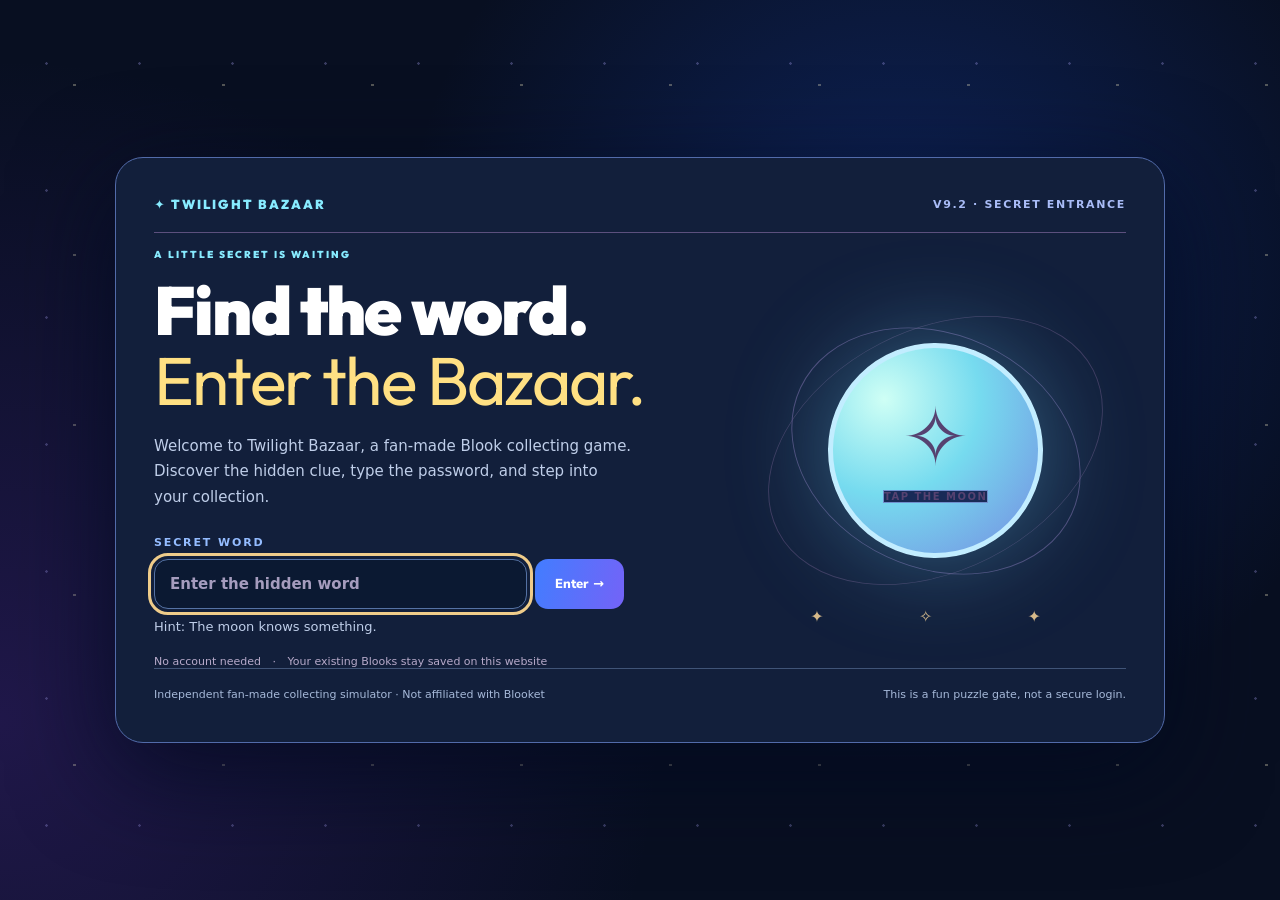
<file: index.html>
<!doctype html>
<html lang="en">
<head>
  <meta charset="utf-8">
  <meta name="viewport" content="width=device-width, initial-scale=1">
  <meta name="theme-color" content="#080f21">
  <meta name="description" content="Twilight Bazaar — an independent, browser-local collectible pack simulator. No account connection.">
  <title>Twilight Bazaar V9.2 — The Variant Era</title>
  <link rel="stylesheet" href="style.css?v=92016">
  <link rel="stylesheet" href="gate.css?v=92016">
  <link rel="stylesheet" href="v8.css?v=92016">
  <link rel="stylesheet" href="v8-gate.css?v=92016">
  <link rel="stylesheet" href="v9.css?v=92016">
  <link rel="stylesheet" href="v91.css?v=92016">
  <link rel="stylesheet" href="v92.css?v=92016">
  <script defer src="data.js?v=92016"></script>
  <script defer src="app.js?v=92016"></script>
  <script defer src="v7.js?v=92016"></script>
  <script defer src="gate.js?v=92016"></script>
  <script defer src="v8.js?v=92016"></script>
  <script defer src="v9.js?v=92016"></script>
  <script defer src="image-check.js?v=92016"></script>
  <script defer src="v91.js?v=92016"></script>
  <script defer src="v92.js?v=92016"></script>
</head>
<body class="site-locked">
 <section class="entry-screen" id="entry-screen" aria-labelledby="entry-title">
  <div class="entry-stars" aria-hidden="true"></div>
  <main class="entry-card">
   <div class="entry-topline"><span class="entry-brand">✦ TWILIGHT BAZAAR</span><span class="entry-version">V9.2 · SECRET ENTRANCE</span></div>
   <div class="entry-layout">
    <div class="entry-copy">
      <span class="entry-overline">A LITTLE SECRET IS WAITING</span>
      <h1 id="entry-title">Find the word.<br><em>Enter the Bazaar.</em></h1>
      <p>Welcome to Twilight Bazaar, a fan-made Blook collecting game. Discover the hidden clue, type the password, and step into your collection.</p>
      <form id="entry-form" class="entry-form" autocomplete="off">
       <label for="entry-password">SECRET WORD</label>
       <div class="entry-input-row"><input id="entry-password" type="text" inputmode="text" autocomplete="off" spellcheck="false" placeholder="Enter the hidden word" maxlength="32" required><button type="submit" class="entry-submit">Enter →</button></div>
       <p id="entry-message" class="entry-message" role="status" aria-live="polite">Hint: The moon knows something.</p>
      </form>
      <div class="entry-extra">No account needed <span>·</span> Your existing Blooks stay saved on this website</div>
    </div>
    <div class="entry-puzzle">
      <button id="entry-moon" class="entry-moon" type="button" aria-expanded="false" aria-controls="entry-clue" aria-label="Tap the moon for a password clue"><span class="entry-moon-face" aria-hidden="true">✧</span><span class="entry-moon-note">TAP THE MOON</span></button>
      <div class="entry-orbit entry-orbit-a" aria-hidden="true"></div><div class="entry-orbit entry-orbit-b" aria-hidden="true"></div>
      <div id="entry-clue" class="entry-clue" hidden><span>THE MOON'S SECRET</span><strong id="entry-secret">LANTERN</strong><small>Type this word to enter. Uppercase or lowercase works.</small></div>
      <div class="entry-starside" aria-hidden="true">✦ &nbsp; ✧ &nbsp; ✦</div>
    </div>
   </div>
   <div class="entry-footer"><span>Independent fan-made collecting simulator · Not affiliated with Blooket</span><span>This is a fun puzzle gate, not a secure login.</span></div>
  </main>
 </section>
 <div class="ambient ambient-a" aria-hidden="true"></div><div class="ambient ambient-b" aria-hidden="true"></div>
 <div class="app-shell">
  <header class="topbar">
   <a class="brand" href="#home" aria-label="Twilight Bazaar home"><span class="brand-mark" aria-hidden="true">✦</span><span><strong>Twilight <em>Bazaar</em></strong><small>COLLECTOR ARCADE · <span class="v8-version">V9.2 ALL VARIANTS</span></small></span></a>
   <div class="balances"><div class="wallet"><span class="wallet-icon">✦</span><span><strong id="tokens">0</strong><small>Local tokens</small></span></div><div class="wallet"><span class="wallet-icon shard">◈</span><span><strong id="shards">0</strong><small>Twilight shards</small></span></div></div>
   <button id="entry-lock" class="entry-exit" type="button" title="Return to the entrance">Leave Bazaar ↗</button>
  </header>
  <nav class="tabs" id="nav" aria-label="Main navigation">
    <button class="active" data-tab="home">Explore</button><button data-tab="packs">Open packs</button><button data-tab="collection">Collection</button><button data-tab="fusion">Fusion Lab</button><button data-tab="shiny">Shiny Forge</button><button data-tab="variants">Variant Vault <span class="nav-new">NEW</span></button><button data-tab="shop">Pack Finder <span class="nav-new">PACKS</span></button><button data-tab="events">Event hall</button><button data-tab="desk">Trade desk <span class="nav-new">TRADE</span></button><button data-tab="progress">Achievements</button><button data-tab="history">Opening history <span class="nav-new">LOG</span></button><button data-tab="market">Night market</button><button data-tab="trade">Trading altar</button><button data-tab="vault">Vault & settings</button><button data-tab="admin">Admin panel</button>
  </nav>
  <main>
   <section id="home" class="page active">
    <div class="hero"><div class="hero-copy"><span class="eyebrow">V9.2 · THE VARIANT ERA</span><h1>Build your dream <em>collection.</em></h1><p>Discover Shiny, Shadow, Glitched, Golden, and Prismatic variants from packs or Forge them. Earn Ascended variants with an endgame challenge. Fusion remains rebalanced. See all five odds before fusing. Your saves and original pack chances stay the same.</p><div class="hero-actions"><button class="primary big" data-go="packs">Open a pack <span>→</span></button><button class="ghost big" data-go="variants">Explore all variants ✧</button></div><div class="hero-foot">Independent fan project <span>·</span> No login <span>·</span> No real Blooket tokens</div><div class="v8-hero-metrics"><div class="v8-hero-stat"><strong id="v8-hero-unique">0 / 391</strong><small>discovered</small></div><div class="v8-hero-stat"><strong id="v8-hero-packs">0</strong><small>packs opened</small></div></div></div><div class="hero-scene"><div class="orb"></div><div class="orbit orbit-1"></div><div class="orbit orbit-2"></div><div class="hero-preview" id="hero-preview" aria-label="An available Blook from the collection"></div><span class="scene-spark spark-1">✦</span><span class="scene-spark spark-2">✧</span></div></div>
    <div class="v8-dashboard" aria-label="Your collector dashboard">
      <div class="v8-dash-card"><span class="v8-dash-icon">◈</span><div><strong id="v8-stat-percent">0%</strong><small>Collection complete</small></div></div>
      <div class="v8-dash-card"><span class="v8-dash-icon">✦</span><div><strong id="v8-stat-seals">0</strong><small>Event seals available</small></div></div>
      <div class="v8-dash-card"><span class="v8-dash-icon">★</span><div><strong id="v8-stat-bonus">0</strong><small>Legacy bonus finds</small></div></div>
    </div>
    <div class="v8-pack-head"><div><span class="eyebrow">OG, STARTER & ARCHIVE PACKS</span><h2>Pack wall</h2></div><div class="v8-pack-toolbar"><label class="sr-only" for="v8-pack-search">Search packs</label><input id="v8-pack-search" type="search" placeholder="Search packs…" autocomplete="off"><label class="sr-only" for="v8-pack-category">Filter packs</label><select id="v8-pack-category"><option value="all">All packs</option><option value="archive">Archive packs</option><option value="free">Starter packs</option><option value="paid">OG packs</option></select></div></div>
    <div class="featured-packs" id="featured-packs"></div>
    <div class="info-strip"><span class="bullet-star">✧</span><div><b>V9.2 All Variants + Fusion Reborn</b><p>Rare, Ultra, historical, and starter Blooks have openable packs. Find Shiny variants inside regular packs or forge a Shiny of a favorite Blook; fusion rewards are rebalanced. Retired custom-pack Blooks and Mysticals are removed from the active game. OG collectibles and saved progress remain.</p></div></div>
   </section>
   <section id="packs" class="page">
    <div class="section-head"><div><span class="eyebrow">FIND YOUR LUCK</span><h2>Open packs</h2></div><p>Exactly 50 local tokens per pack. Bulk opening is available.</p></div>
    <div class="pack-panel">
     <div class="pack-picker"><label for="pack-select" class="eyebrow">SELECT A PACK</label><select id="pack-select"></select><div class="pack-poster"><div class="poster-aura"></div><div id="pack-poster-art"></div><span class="poster-caption" id="pack-poster-name">Medieval Pack</span></div><div class="price-line"><span>Cost per pack</span><strong>50 ✦</strong></div><label for="buy-amount" class="eyebrow">OPEN HOW MANY?</label><div class="purchase-row"><select id="buy-amount" aria-label="Number of packs to open"><option value="1">1 pack</option><option value="5">5 packs</option><option value="10">10 packs</option><option value="25">25 packs</option><option value="100">100 packs</option></select><strong id="total-cost">50 ✦</strong></div><label for="open-mode" class="eyebrow">OPENING STYLE</label><select id="open-mode" aria-label="Opening animation style"><option value="Classic">Classic · Full reveal</option><option value="Fast">Fast · Short reveal</option><option value="Instant">Instant · All results now</option></select><button class="primary wide" id="open-pack">Open pack →</button><p class="fine-print" id="pack-note">All pulls are local simulation rewards.</p></div>
     <div class="pack-details"><div class="details-heading"><div><span class="eyebrow">CONTENTS & RARITY</span><h3 id="pack-name">Medieval Pack</h3></div><span class="count-pill" id="pack-count">10 blooks</span></div><div class="odds-scroll" id="odds"></div><p class="fine-print">OG pack odds are unchanged. Archive and starter pack odds are clearly labeled simulator rules; Fusion is separate.</p></div>
    </div>
    <div class="result-zone" id="pull-result" aria-live="polite"><span class="eyebrow">YOUR NEXT DISCOVERY</span><p>The stripes will reveal your next Blook here.</p></div>
   </section>
   <section id="fusion" class="page v9-page">
    <div class="section-head"><div><span class="eyebrow">V9.1.1 · FUSION REBORN</span><h2>Fusion Machine</h2></div><p>Two Blooks go in. Add extra Blooks to raise your odds, or choose Jackpot mode for a riskier draw.</p></div>
    <div class="v9-lede"><span class="v9-flask">⚗</span><div><b>Any 2 regular Blooks + optional boosters → Mystery Reward</b><p>Choose <strong>any two regular Blooks you own</strong>, even two copies of the same Blook. Mysticals and Shinies cannot be accidentally consumed. This isn't a hybrid-art generator. You may sacrifice up to 3 additional Blooks to increase the Legendary and Chroma chances. Every selected ingredient is consumed for one reward. No real-money items.</p></div></div>
    <div class="v9-lab-grid">
      <div class="v9-machine-card">
        <div class="v9-two-inputs">
          <div class="v9-input"><span class="eyebrow">INGREDIENT 1 · ANY RARITY</span><div id="fusion-rare-art" class="v9-ingredient-art"></div><label for="fusion-rare">Choose first Blook</label><select id="fusion-rare"></select><small id="fusion-rare-owned"></small></div>
          <div class="v9-join" aria-hidden="true">+</div>
          <div class="v9-input"><span class="eyebrow">INGREDIENT 2 · ANY RARITY</span><div id="fusion-epic-art" class="v9-ingredient-art"></div><label for="fusion-epic">Choose second Blook</label><select id="fusion-epic"></select><small id="fusion-epic-owned"></small></div>
        </div>
        <div class="v905-mode-card"><label for="fusion-risk"><strong>Choose your fusion style</strong></label><select id="fusion-risk" aria-label="Fusion risk mode"><option value="balanced">Balanced — better odds for mid-tier rewards</option><option value="jackpot">Jackpot — stronger Chroma odds, less chance of other rewards</option></select><p>All five actual outcomes appear before you fuse. Jackpot trades some lower-tier weight for a better Chroma chance; high-tier fusions have protected rarity floors.</p></div>
        <div class="v904-booster-card"><span class="eyebrow">OPTIONAL ODDS BOOSTERS</span><h3>Improve your chances with extra Blooks</h3><p>Choose up to 3 more Blooks. The rarer the extras, the bigger the boost. They are consumed too!</p><div class="v904-booster-list" id="fusion-booster-list"><label>Extra Blook #1<select id="fusion-boost-0"><option value="">No extra Blook</option></select></label><label>Extra Blook #2<select id="fusion-boost-1"><option value="">No extra Blook</option></select></label><label>Extra Blook #3<select id="fusion-boost-2"><option value="">No extra Blook</option></select></label></div><p id="fusion-booster-summary" class="fine-print" aria-live="polite"></p></div>
        <label class="v9-protect"><input type="checkbox" id="fusion-protect" checked> Protect my last copy of each Blook (recommended)</label>
        <p id="fusion-warning" class="v9-warning" role="status"></p>
        <button id="fusion-go" class="primary wide v9-fuse-button">Fuse these Blooks →</button>
        <p class="fine-print">High-rarity recipes now have guaranteed rarity floors; two Chromas always produce a Chroma. Original Mysticals and Shiny copies cannot be sacrificed. You can still risk your last regular copy after a warning. OG pack odds and Event Hall trials are unchanged.</p>
      </div>
      <div class="v9-odds-card"><span class="eyebrow">FIVE TRANSPARENT OUTCOMES</span><h3 id="fusion-odds-title">Choose two Blooks</h3><div id="fusion-odds"></div><p class="fine-print">Any owned regular non-Mystical Blooks may be used as ingredients. Rewards come from existing regular Blooks, not Mysticals, unreleased references, or game-mode-only artwork. Chances are Twilight Bazaar simulator rules and change with input rarities.</p></div>
    </div>
    <div id="fusion-result" class="v9-fusion-result" aria-live="polite"><span class="eyebrow">YOUR NEXT DISCOVERY</span><p>Choose any two owned Blooks above to begin.</p></div>
    <div class="section-head v9-history-head"><div><span class="eyebrow">YOUR FUSION JOURNAL</span><h2>Fusion history</h2></div><p>Up to 40 recent fusions are included in your local save backup.</p></div>
    <div class="v9-fusion-stats" id="fusion-stats"></div><div id="fusion-history" class="v9-fusion-history"></div>
   </section>
   <section id="shiny" class="page v9-page">
    <div class="section-head"><div><span class="eyebrow">V9.1 · THE VARIANT ERA</span><h2>Shiny Gallery & Forge</h2></div><p>Preview every Shiny even if you do not own it. Find Shinies in packs or forge them with spare copies; each keeps its original shape but gets alternate colors.</p></div>
    <div class="v91-hero"><strong>✦ SHINY SURGE</strong><span>Pack Shiny chance: <b>0.9%</b> per pull, independently rolled after the original Blook. The original pack's Blook rarity and odds do not change. More variants are available in the Variant Vault.</span></div>
    <div class="v91-forge-grid">
     <div class="v9-machine-card"><span class="eyebrow">TARGETED FORGING</span><h3>Forge a Shiny of your choice</h3><p>Keep one regular copy safe. Spend two EXTRA regular copies of the same Blook, plus 100 Twilight Shards, for a 25% chance to craft its Shiny. You can add one or two more duplicate copies for better odds. On a failed attempt, your reserved copy stays safe.</p>
      <label class="v91-label" for="shiny-search">Search any Shiny design to preview — no copies required</label><input id="shiny-search" type="search" placeholder="Try King, Witch, Astronaut..." autocomplete="off"><label class="v91-label" for="shiny-target">Choose a Blook to preview</label><select id="shiny-target"></select><p class="v91-preview-notice" id="shiny-preview-notice">This is a preview. You do not need to own a Blook to see its Shiny colors.</p>
      <div id="shiny-target-art" class="v91-forge-art"></div>
      <label class="v91-label" for="shiny-extras">Extra duplicate copies to spend</label><select id="shiny-extras"><option value="0">2 spare copies → 25%</option><option value="1">3 spare copies → 40%</option><option value="2">4 spare copies → 55%</option></select>
      <p class="v91-cost" id="shiny-cost">Your base copy is never consumed.</p><button class="primary wide" id="shiny-forge-go">Try Shiny Forge →</button><p id="shiny-forge-status" role="status" aria-live="polite"></p>
     </div>
     <div class="v9-odds-card"><span class="eyebrow">VARIANT SHELF</span><h3>Your Shiny collection</h3><div class="v91-collection-stats" id="shiny-stats"></div><div id="shiny-collection" class="v91-shelf"></div><h4 class="v91-preview-title">Shiny color previews</h4><p class="v91-preview-notice">Samples only — not added to your collection. Select any Blook on the left to compare the original and Shiny.</p><div id="shiny-featured" class="v91-featured"></div><p class="fine-print">Every Shiny has a Blook-specific alternate color palette, not a universal golden finish. Shinies are permanent variant copies stored separately from regular duplicates. They cannot be lost through Fusion, trading, or salvaging. Original Mysticals still come only from their difficult challenges.</p></div>
    </div>
    <div class="v9-fusion-result" id="shiny-forge-result" aria-live="polite">Compare the alternate colors above, then choose which Blook to forge!</div>
   </section>
   <section id="variants" class="page v9-page">
    <div class="section-head"><div><span class="eyebrow">V9.2 · VARIANT ERA</span><h2>Variant Vault & Forge</h2></div><p>Explore alternate appearances of the existing Blooks. No new characters or custom packs.</p></div>
    <div class="v92-hero"><strong>Six different collectible finishes</strong><p>Shiny, Shadow, Glitched, Golden, Prismatic, and Ascended. Five can appear in packs. Ascended is a prestigious Forge-only reward. Original Blook pack odds remain unchanged.</p></div>
    <div class="v92-rate-table" id="variant-odds"></div>
    <div class="v92-columns">
     <section class="v9-machine-card"><span class="eyebrow">PREVIEW ANY VARIANT</span><h3>Original vs. variant</h3>
      <label class="v91-label" for="variant-search">Find a Blook</label><input type="search" id="variant-search" placeholder="Search King, Ghost, Dragon..." autocomplete="off">
      <label class="v91-label" for="variant-target">Choose the Blook</label><select id="variant-target"></select>
      <label class="v91-label" for="variant-type">Variant type</label><select id="variant-type"><option value="shiny">Shiny</option><option value="shadow">Shadow</option><option value="glitched">Glitched</option><option value="golden">Golden</option><option value="prismatic">Prismatic</option><option value="ascended">Ascended</option></select>
      <div id="variant-preview" class="v92-preview"></div><p id="variant-description" class="v91-preview-notice"></p>
     </section>
     <section class="v9-machine-card"><span class="eyebrow">TARGETED UPGRADES</span><h3>Variant Forge</h3><p>Make a specific variant using extra regular copies and shards. Your reserved Blook and all your variant copies stay safe.</p>
      <label class="v91-label" for="variant-materials">Forge investment</label><select id="variant-materials"><option value="0">Standard materials</option><option value="1">Additional duplicates · better odds</option><option value="2">Maximum duplicates · best odds</option></select>
      <div id="variant-forge-cost" class="v91-cost"></div>
      <button class="primary wide" id="variant-forge-go">Forge selected variant →</button>
      <p class="v91-preview-notice">A failed attempt only consumes the stated materials. Ascended uses a guaranteed but difficult unlock, including Event Seals. For Mysticals, ownership is required but the Mystical is never consumed.</p>
      <div id="variant-forge-status" aria-live="polite"></div>
     </section>
    </div>
    <div class="v9-odds-card v92-shelf-wrap"><div class="section-head"><div><span class="eyebrow">OWNED VARIANTS</span><h3>My Variant Collection</h3></div></div><p id="variant-stats" class="v91-collection-stats"></p><label class="v92-filter"><input id="variant-owned-only" type="checkbox" checked> Show owned only</label><div id="variant-shelf" class="v92-shelf"></div></div>
    <div id="variant-forge-result" class="v9-fusion-result" aria-live="polite">Choose a Blook and a variant to see the exact Forge cost.</div>
   </section>
   <section id="collection" class="page">
    <div class="section-head"><div><span class="eyebrow">YOUR INVENTORY</span><h2>My collection</h2></div><p>See every Blook, check how to obtain it, and track your collection. Every Blook has a pack or challenge route; check its obtainment details.</p></div>
    <div class="collection-summary"><div class="stat-card"><span>Unique discovered</span><b id="stat-unique">0</b></div><div class="stat-card"><span>Total collected</span><b id="stat-total">0</b></div><div class="stat-card"><span>Top rarity found</span><b id="stat-top">—</b></div><div class="stat-card"><span>Local resale value*</span><b id="stat-worth">0</b></div></div>
    <div class="collection-controls"><div class="filter" id="filters"><button class="active" data-filter="All">All</button><button data-filter="Common">Common</button><button data-filter="Uncommon">Uncommon</button><button data-filter="Rare">Rare</button><button data-filter="Epic">Epic</button><button data-filter="Legendary">Legendary</button><button data-filter="Chroma">Chroma</button><button data-filter="Unique">Unique</button><button data-filter="Game Mode">Game Mode</button><button data-filter="Unclassified">Unclassified</button><button data-filter="Mystical">Mystical</button></div><label class="source-label"><span class="sr-only">Filter Blook source</span><select id="source-filter" aria-label="Filter source"><option value="All">All sources</option><option value="Pack">Pack contents</option><option value="Starter">Starter & colors</option><option value="Seasonal">Seasonal</option><option value="Event">Event rewards</option><option value="Retired">Retired</option><option value="Unique">Unique</option><option value="Pack archive">Pack archive</option><option value="Mystical">Mystical</option><option value="Unreleased">Unreleased</option><option value="Game Mode">Game-mode appearances</option></select></label><label class="source-label"><span class="sr-only">Sort collection</span><select id="collection-sort" aria-label="Sort collection"><option value="name">Name A–Z</option><option value="rarity">Rarity first</option><option value="owned">Most owned</option><option value="duplicates">Most duplicates</option></select></label><label class="search-label"><span class="sr-only">Search collection</span><input id="collection-search" placeholder="Search Blooks..." type="search"></label></div><div class="collection-switches"><label><input type="checkbox" id="only-owned"> Only my Blooks</label><label><input type="checkbox" id="only-faves"> Favorites only</label><label><input type="checkbox" id="only-shinies"> ✦ My Shinies only</label><label><input type="checkbox" id="only-variants"> ✧ Any variants owned</label><small>*Local simulator resale prices only; not actual Blooket values.</small></div><p class="catalog-help">Click <strong>How to obtain</strong> on any Blook. Starter, historical, rare, ultra, and game-mode finds now have named pack routes; the five original Mysticals use trials. Each detail panel explains the simulator method and original context.</p><div id="collection-grid" class="cards collection-grid"></div>
   </section>

   <section id="shop" class="page">
    <div class="shop-hero"><div><span class="eyebrow">V9.2 · FINDS BELONG IN PACKS</span><h2>Archive Pack Finder</h2><p>All historical finds now belong to openable 50-token packs. Browse them here and jump straight to the right pack. These archive packs and odds exist only in Twilight Bazaar.</p></div><div class="shop-wallet"><small>YOUR TOKENS</small><strong id="shop-wallet">0</strong><small>All packs use virtual tokens</small></div></div>
    <div class="shop-tools"><label><span class="sr-only">Search Special Shop</span><input id="shop-search" type="search" placeholder="Find a special Blook..."></label><label><span class="sr-only">Special Shop category</span><select id="shop-filter"><option value="All">All archive Blooks</option><option value="Seasonal">Seasonal</option><option value="Event">Event rewards</option><option value="Retired">Retired</option><option value="Unique">Unique</option><option value="Pack archive">Pack archive</option><option value="Unreleased">Historical / unreleased</option><option value="Game Mode">Game-mode-only forms</option><option value="Starter">Starter</option></select></label><label><input type="checkbox" id="shop-missing"> Missing only</label></div>
    <p class="shop-clarification">Historical, contest, and game-mode Blooks in these packs are <strong>simulator collectibles</strong>, not official Market releases. The five original Mysticals still require <strong>Event Hall trials</strong>.</p>
    <div id="shop-stats" class="shop-statline"></div><div class="shop-grid" id="shop-grid"></div>
   </section>
   <section id="events" class="page">
    <div class="event-hero">
      <div><span class="eyebrow">THE TWILIGHT CHRONICLES · V4</span><h2>Earn the extraordinary.</h2><p>Complete daily quests, unlock historical event Blooks, and challenge the five original Mystical trials. These are <strong>Twilight Bazaar-only rules</strong>, not official Blooket events.</p></div>
      <div class="event-overview"><div><small>EVENT SEALS</small><strong id="event-seals">0</strong><span>One seal per 10 paid packs, plus daily missions</span></div><div><small>MYSTICALS UNLOCKED</small><strong id="trial-count">0 / 5</strong><span>Each one can be claimed once</span></div></div>
    </div>
    <div class="section-head"><div><span class="eyebrow">DAILY CHALLENGES · UTC RESET</span><h2>Today's missions</h2></div><p id="mission-date">Resets daily at 00:00 UTC</p></div>
    <div id="daily-missions" class="mission-grid"></div>
    <div class="event-rule-note">Keep rewards in your local collection. The daily mission and event-seal counters begin when you first play v4; old v3 inventory and currency are preserved.</div>
    <div class="section-head"><div><span class="eyebrow">FIVE PERMANENT CHALLENGES</span><h2>Mystical trials</h2></div><p>Open themed packs, own the required Legendary, and spend event seals. Original OG pack odds are unchanged; only the five original Mysticals are awarded by trials.</p></div>
    <div id="mystical-trials" class="trial-grid"></div>
    <div class="section-head"><div><span class="eyebrow">ROTATING LOCAL REWARDS</span><h2>Archive exchange</h2></div><p id="archive-reset">Four optional rotating offers; other archival finds are in named packs</p></div>
    <div id="archive-offers" class="cards archive-grid"></div>
    <p class="catalog-help">Archive exchange deals rotate daily (UTC). Every non-Mystical archive collectible is now also found in an openable pack. Original Twilight Bazaar artwork is included locally; OG image links load remotely where available.</p>
   </section>
   <section id="desk" class="page">
     <div class="desk-hero"><div><span class="eyebrow">V5 · THE TRADING FLOOR</span><h2>Trade with the night market.</h2><p>Build an offer and see whether a simulated partner accepts. No live players or Blooket account connections; every exchange is local to your collection.</p><button class="ghost" data-go="collection">Browse my collection →</button></div><div class="desk-counter"><b>⇄</b><span id="trade-count">0 simulated trades completed</span><small id="trade-date">UTC</small></div></div>
     <div class="section-head"><div><span class="eyebrow">DAILY EXCHANGE BOARD</span><h2>Six trader offers</h2></div><p>Accept or pass. A completed offer is available once per UTC day.</p></div>
     <div id="trade-board" class="trade-board"></div>
     <div class="section-head"><div><span class="eyebrow">MAKE YOUR OWN OFFER</span><h2>Trade proposal studio</h2></div><p>Three proposals per day. Only regular pack Blooks can be exchanged.</p></div>
     <div class="trade-studio"><div class="trade-studio-form"><label for="trade-give">I will give</label><select id="trade-give"></select><label for="trade-qty">Quantity (up to 20)</label><input id="trade-qty" type="number" value="1" min="1" max="20"><label for="trade-get">I want from the partner</label><select id="trade-get"></select><button id="trade-propose" class="primary wide">Propose a trade →</button></div><div class="trade-studio-aside"><span class="eyebrow">SIMULATED TRADE VALUE</span><div id="trade-estimate"></div><div id="trade-pending" class="pending-trade" aria-live="polite"></div></div></div>
     <div class="event-rule-note">You cannot trade event rewards, Uniques, or Mysticals. This prevents trades from bypassing the v4 Event Hall challenges. Partner stock resets daily. Values are custom simulator scores—not official Blooket trading prices.</div>
   </section>
   <section id="progress" class="page">
     <div class="progress-hero"><div><span class="eyebrow">V5 · YOUR LEGACY</span><h2>A collector's journey.</h2><p>Claim one-time rewards as your collection grows, your packs open, and your trades succeed.</p></div><div class="progress-hero-panel"><strong id="progress-count">0 / 391 discovered</strong><div id="progress-overall"></div><small>Every non-Mystical entry is now obtainable through a pack; original Mysticals still require trials.</small></div></div>
     <div class="section-head"><div><span class="eyebrow">CHALLENGES</span><h2>Achievements</h2></div><p>Each reward is claimable once per saved collection.</p></div><div id="achievement-list" class="milestone-grid"></div>
     <div class="section-head"><div><span class="eyebrow">COLLECTION COMPLETION</span><h2>Milestone rewards</h2></div><p>Complete 25%, 50%, 75%, and 100% of the archive.</p></div><div id="milestone-list" class="milestone-grid"></div>
   </section>
   <section id="history" class="page">
    <div class="section-head"><div><span class="eyebrow">V6 · REVISIT YOUR PULLS</span><h2>Opening history</h2></div><p>Last 30 sessions saved on this browser, including earlier V7 legacy bonus history. History begins with V6.</p></div>
    <div class="history-stat-grid" id="opening-stats"></div>
    <div class="history-list" id="opening-history"></div>
    <p class="fine-print">Previously opened V5 packs still count toward Event Hall progress, but older individual pulls cannot be reconstructed. History is stored locally and included in your JSON backup.</p>
   </section>
   <section id="market" class="page">
    <div class="section-head"><div><span class="eyebrow">THE STALLS CHANGE DAILY</span><h2>Night market</h2></div><p id="rotation">Daily rotation</p></div>
    <div class="cards" id="offers"></div><div class="info-strip"><span class="bullet-star">◈</span><div><b>Daily local deals</b><p>Six rotating daily deals, purchased with local Twilight shards. They are custom Twilight Bazaar mechanics, not real Blooket market offers.</p></div></div>
   </section>
   <section id="trade" class="page"><div class="section-head"><div><span class="eyebrow">TRADE YOUR EXTRAS</span><h2>Trading altar</h2></div><p>Custom trades and shards, separate from Blooket.</p></div><div id="recipes" class="cards"></div></section>
   <section id="admin" class="page v9-page">
    <div class="section-head"><div><span class="eyebrow">LOCAL SIMULATOR CONTROLS</span><h2>Admin panel</h2></div><p>Adjust this browser's Twilight Bazaar save.</p></div>
    <div class="v9-admin-gate" id="admin-gate"><h3>Enter admin password</h3><p>This only hides the controls from casual visitors. GitHub Pages is static: the password and local save can be inspected or modified, so this is <strong>not secure authentication</strong>.</p><form id="admin-login" autocomplete="off"><label for="admin-pass">Admin password</label><div class="v9-admin-login-row"><input id="admin-pass" type="password" autocomplete="off" autocapitalize="none" spellcheck="false" placeholder="Enter password" required><button type="submit" class="primary">Unlock admin tools</button></div><label class="v9-admin-show"><input id="admin-show-password" type="checkbox"> Show password while typing</label><span id="admin-login-status" role="status" aria-live="polite"></span></form></div>
    <div id="admin-tools" class="v9-admin-tools" hidden><div class="v9-admin-toolbar"><p><strong>Admin controls unlocked in this tab.</strong> All changes apply only to this browser's local save, not other players' data.</p><button id="admin-lock">Lock panel</button></div>
      <div class="v9-admin-cards">
        <div class="settings-card"><span class="eyebrow">BALANCES</span><h3>Set wallet amounts</h3><label for="admin-tokens">Tokens</label><input id="admin-tokens" type="number" min="0" max="1000000000" step="1"><label for="admin-shards">Twilight Shards</label><input id="admin-shards" type="number" min="0" max="1000000000" step="1"><label for="admin-seals">Event Seals</label><input id="admin-seals" type="number" min="0" max="1000000000" step="1"><button id="admin-save-balances" class="primary wide">Save balances</button></div>
        <div class="settings-card"><span class="eyebrow">INVENTORY</span><h3>Grant existing Blooks</h3><label for="admin-blook">Blook</label><select id="admin-blook"></select><label for="admin-amount">Copies to add</label><input id="admin-amount" type="number" min="1" max="100" step="1" value="1"><button id="admin-grant" class="primary wide">Add Blooks to collection</button><p class="fine-print">Mysticals are intentionally unavailable here; earn them through their original trials. This admin tool does not create new Blooks.</p></div>
      </div><p id="admin-status" role="status" class="v9-admin-status"></p>
    </div>
   </section>
   <section id="vault" class="page"><div class="section-head"><div><span class="eyebrow">YOUR WORLD, YOUR SAVE</span><h2>Vault & settings</h2></div><p>Keep your progress on this device or move it with a save file.</p></div>
    <div class="vault-grid">
      <div class="settings-card"><span class="eyebrow">HOURLY BONUS</span><h3>Lantern Spin ✧</h3><p>Collect 10,000–20,000 local tokens once per hour.</p><button class="primary" id="spin">Spin the lantern</button><p id="spin-status" class="fine-print"></p></div>
      <div class="settings-card"><span class="eyebrow">SHARDS</span><h3>Salvage duplicates</h3><p>Trade spare Uncommon and Rare Blooks for Twilight Shards; always keep one copy.</p><button id="salvage">Salvage spare Blooks</button><p class="fine-print">Uncommon: 15 shards · Rare: 45 shards</p></div>
      <div class="settings-card"><span class="eyebrow">MOVE YOUR COLLECTION</span><h3>Backup and restore</h3><p>Export a JSON backup, or import a backup from the earlier Chrome extension.</p><button id="export">Export save</button><label class="file-button">Import save <input type="file" accept="application/json,.json" id="import"></label></div>
      <div class="settings-card"><span class="eyebrow">ARTWORK OPTIONS</span><h3>Fix a missing image</h3><p>Official image links may be unavailable. Set a working image URL for any Blook you have permission to use.</p><label class="sr-only" for="art-blook">Select Blook</label><select id="art-blook"></select><label class="sr-only" for="art-url">Image URL</label><input id="art-url" type="url" placeholder="https://.../image.svg"><div class="inline-actions"><button id="save-art">Save image URL</button><button id="clear-art">Clear override</button></div></div>
      <div class="settings-card artwork-doctor"><span class="eyebrow">IMAGE CHECKER · V9.1.1</span><h3>Find missing Blook pictures</h3><p>Images load from external Blooket-hosted links. Check which artwork actually loads on your device; missing links cannot be fixed by refreshing or uploading more files.</p><label for="image-check-scope">Choose what to check</label><select id="image-check-scope"><option value="owned">My owned Blooks</option><option value="packs">All pack Blooks</option><option value="all">Every Blook (including archives)</option></select><div class="inline-actions"><button id="image-check-start" class="primary">Check pictures</button><button id="image-check-stop" disabled>Stop</button><button id="image-copy-report" disabled>Copy missing list</button></div><p id="image-check-status" class="fine-print" aria-live="polite">Choose a group and click Check pictures.</p><div id="image-check-results" class="image-check-results"></div><p class="fine-print">For missing variants and unreleased Blooks, no verified art may exist. No fake replacements are used. Select a reported Blook to put it in the image URL editor above.</p></div>
      <div class="settings-card danger"><span class="eyebrow">START AGAIN</span><h3>Reset collection</h3><p>Erase local tokens, pulls and market history. Export a backup first if you want to keep them.</p><button id="reset">Reset progress</button></div>
      <div class="settings-card"><span class="eyebrow">IMPORTANT DETAILS</span><h3>Independent simulation</h3><p>No Blooket account access, no live syncing, and no real rewards. Saved data is local to this browser and web address.</p><p class="fine-print">Original Blooket images remain the property of their rights holder. Public publication or redistribution may require permission.</p></div>
    </div>
   </section>
  </main>
  <footer><b>Twilight Bazaar</b> · Independent fan-made local simulator · Not affiliated with or endorsed by Blooket. Legacy collectible images are retained for existing saves; OG image links load remotely when available.</footer>
 </div>
 <div class="reveal-overlay" id="reveal-overlay" hidden role="dialog" aria-modal="true" aria-labelledby="reveal-title"><div class="reveal-box"><button id="reveal-skip" class="reveal-close" aria-label="Skip animation">Skip →</button><div class="stripe-curtain" id="stripe-curtain" aria-hidden="true"></div><div class="reveal-inner"><span class="eyebrow" id="reveal-kicker">A NEW DISCOVERY</span><div id="reveal-art"></div><div id="reveal-rarity" class="rarity-label">Uncommon</div><h2 id="reveal-title">A Blook!</h2><p id="reveal-subtitle">Added to your collection</p><button class="primary" id="reveal-done" hidden>View all pulls →</button></div></div></div>
 <div class="v6-modal" id="blook-dialog" hidden role="dialog" aria-modal="true" aria-labelledby="blook-dialog-title"><div class="v6-modal-card blook-details"><button class="modal-x" data-close-blook aria-label="Close Blook details">×</button><div id="blook-dialog-body"></div></div></div>
 <div class="v6-modal" id="results-dialog" hidden role="dialog" aria-modal="true" aria-labelledby="results-dialog-title"><div class="v6-modal-card results-details"><button class="modal-x" data-close-results aria-label="Close opening results">×</button><div id="results-dialog-body"></div></div></div>
 <div class="toast" id="toast" role="status" aria-live="polite"></div>
</body></html>
</file>
<file: style.css>
@import url('https://fonts.googleapis.com/css2?family=DM+Sans:wght@400;500;600;700;800&family=Playfair+Display:wght@500;600;700&display=swap');
:root{color-scheme:dark;--bg:#100d1e;--surface:#201a35;--surface2:#251f3c;--line:#554869;--text:#fbf5f9;--muted:#bcafca;--gold:#ffdda2;--lav:#c1a2f7;--violet:#9770ee;--green:#79dbac}*{box-sizing:border-box}html{scroll-behavior:smooth}body{min-height:100vh;margin:0;background:radial-gradient(ellipse at 65% -15%,#31214c 0%,transparent 49%),radial-gradient(ellipse at 2% 40%,#211737 0%,transparent 32%),var(--bg);font-family:'DM Sans',system-ui,sans-serif;color:var(--text);overflow-x:hidden}body::before{content:'';position:fixed;inset:0;pointer-events:none;opacity:.17;background-image:radial-gradient(#f7d6a6 .9px,transparent .9px);background-size:55px 55px;z-index:-1}.ambient{position:fixed;z-index:-1;width:400px;height:400px;filter:blur(100px);opacity:.25;pointer-events:none}.ambient-a{background:#a96dd3;top:-200px;right:-150px}.ambient-b{background:#57359e;bottom:1vh;left:-200px}.app-shell{width:min(1200px,calc(100% - 48px));margin:0 auto}.topbar{display:flex;align-items:center;justify-content:space-between;padding:27px 0 23px;gap:14px}.brand{display:flex;gap:12px;align-items:center;text-decoration:none;color:var(--text)}.brand-mark{font-size:32px;background:linear-gradient(150deg,#71449c,#352343);border:1px solid #9d78aa;border-radius:14px;width:56px;height:56px;display:grid;place-items:center;color:var(--gold);box-shadow:0 0 35px #ab78df33}.brand strong{display:block;font:600 27px/1.05 'Playfair Display',Georgia,serif}.brand em{font-style:normal;color:var(--gold)}.brand small{display:block;font-size:10px;letter-spacing:2.5px;color:#c5b4d7;margin-top:7px;font-weight:800}.balances{display:flex;align-items:center;gap:10px}.wallet{display:flex;align-items:center;gap:11px;padding:11px 17px;border:1px solid #645273;border-radius:14px;background:#241b39bc}.wallet-icon{color:var(--gold);font-size:27px}.wallet-icon.shard{color:#d7b2e4}.wallet strong{display:block;font-size:19px;font-variant-numeric:tabular-nums}.wallet small{display:block;color:var(--muted);font-size:11px;white-space:nowrap}.tabs{display:flex;gap:4px;border-top:1px solid #493752;border-bottom:1px solid #493752;padding:12px 0;overflow:auto;scrollbar-width:thin}.tabs button{border:0;background:transparent;color:#c8bad6;flex-shrink:0;border-radius:8px;padding:11px 16px;font-size:13px}.tabs button.active{background:#614481;color:white}.tabs button:hover{color:white;background:#4b3a66}button,select,input{font-family:inherit}button{cursor:pointer;font-weight:800;font-size:13px;transition:background .15s ease,border-color .15s ease,transform .15s ease;color:var(--text);border:1px solid #746386;background:#322847;border-radius:11px;padding:12px 18px}button:hover:not(:disabled){transform:translateY(-1px);background:#49355e;border-color:#c4a0d7}button:focus-visible,select:focus-visible,input:focus-visible,a:focus-visible{outline:2px solid var(--gold);outline-offset:3px}button:disabled{opacity:.45;cursor:not-allowed}.primary{border:1px solid #d5a9ff;background:linear-gradient(100deg,#8960dc,#ab70cd);box-shadow:0 7px 23px #a16fe62b}.primary:hover:not(:disabled){background:linear-gradient(100deg,#9f77ed,#b987db)}.ghost{background:transparent;border-color:#b09abd}.big{padding:15px 22px;font-size:14px}.wide{width:100%;padding:17px}.page{display:none;padding-bottom:46px}.page.active{display:block}.hero{display:grid;grid-template-columns:1.2fr .8fr;min-height:410px;gap:20px;overflow:hidden;background:linear-gradient(110deg,#322344 0%,#251a3d 49%,#40305d 100%);margin-top:28px;border:1px solid #6b507f;border-radius:22px;box-shadow:0 24px 50px #08051464}.hero-copy{padding:52px 0 44px 52px;z-index:1}.eyebrow{color:#efc98f;text-transform:uppercase;font-size:10px;letter-spacing:2.3px;font-weight:800}.hero h1{font:600 clamp(40px,5.2vw,65px)/1.11 'Playfair Display',Georgia,serif;letter-spacing:-1.5px;margin:18px 0}.hero h1 em{color:var(--gold);font-style:italic}.hero-copy p{color:#d4c8df;max-width:520px;line-height:1.85;font-size:15px}.hero-actions{display:flex;flex-wrap:wrap;gap:12px;margin-top:29px}.hero-actions span{padding-left:20px}.hero-foot{color:#bfaecf;font-size:11px;letter-spacing:.25px;margin-top:30px}.hero-foot span{padding:0 8px;color:#d4b9dc}.hero-scene{display:grid;place-items:center;min-height:375px;position:relative}.orb{position:absolute;width:290px;height:290px;background:radial-gradient(circle at 35% 20%,#efd3bd,#dbb0a3 55%,#a673ad 100%);border-radius:50%;box-shadow:0 0 100px #f9cbb441}.orbit{position:absolute;border:1px solid #fff4d736;border-radius:50%;width:350px;height:350px;transform:rotate(-30deg) scaleX(.7)}.orbit-2{width:420px;height:420px;transform:rotate(33deg) scaleX(.7)}.hero-preview{width:205px;height:205px;display:grid;place-items:center;z-index:1;transform:rotate(-7deg);border-radius:19px;border:3px solid #e8d2b9;background:#382b58d9;box-shadow:0 26px 45px #150d30a9}.hero-preview .art{height:190px;max-width:190px;width:100%;background:transparent}.hero-preview .art img{max-height:185px}.scene-spark{position:absolute;color:#ffe5ad;font-size:40px;z-index:2}.spark-1{top:40px;left:25px}.spark-2{bottom:53px;right:41px;font-size:30px}.section-head{display:flex;justify-content:space-between;align-items:end;gap:20px;margin:45px 0 22px}.section-head h2{font:600 35px/1.2 'Playfair Display',Georgia,serif;margin:8px 0 0}.section-head p{color:var(--muted);font-size:13px;max-width:340px;line-height:1.6;text-align:right;margin:0}.featured-packs{display:grid;grid-template-columns:repeat(4,1fr);gap:15px}.feature-card{position:relative;text-align:left;border:1px solid #574565;border-radius:17px;background:linear-gradient(160deg,#36284b,#1c1730);padding:22px;min-height:220px}.feature-card .art{height:105px;margin:4px auto 12px}.feature-card .art img{max-height:104px}.feature-card strong{display:block;font:600 19px 'Playfair Display',Georgia,serif}.feature-card small{display:block;color:#c6b8d4;margin-top:6px;font-size:12px}.feature-card .tag{position:absolute;top:13px;right:13px;font-size:10px;background:#49365f;padding:5px 8px;border-radius:30px;color:var(--gold)}.info-strip{border:1px solid #655074;background:#241c38;border-radius:14px;padding:17px 20px;display:flex;align-items:start;gap:15px;margin-top:24px}.bullet-star{font-size:26px;color:var(--gold)}.info-strip b{font-size:13px}.info-strip p{color:var(--muted);font-size:12px;line-height:1.6;margin:5px 0 0}.pack-panel{display:grid;grid-template-columns:.85fr 1.15fr;gap:20px}.pack-picker,.pack-details,.settings-card,.stat-card{background:linear-gradient(150deg,#2b213e,#211b35);border:1px solid #604e70;border-radius:19px;padding:25px}.pack-picker{max-width:100%}select,input{background:#18132b;color:var(--text);border:1px solid #6e5d80;border-radius:10px;padding:12px 13px;width:100%;font-size:13px}.pack-picker>select{margin:10px 0 14px}.pack-poster{background:radial-gradient(circle at 50% 35%,#705290,#2d2146 70%);border:1px solid #785c8c;border-radius:14px;min-height:260px;display:flex;align-items:center;justify-content:center;flex-direction:column;position:relative;overflow:hidden}.poster-aura{position:absolute;width:175px;height:175px;border:1px solid #e3bead6b;border-radius:50%;box-shadow:0 0 44px #ceacdb66}.pack-poster #pack-poster-art{z-index:1;width:160px}.pack-poster .art{background:transparent;height:172px}.pack-poster img{max-height:165px}.poster-caption{font:600 24px 'Playfair Display',Georgia,serif;color:var(--gold);z-index:1;text-align:center}.price-line{display:flex;align-items:center;justify-content:space-between;padding:16px 0;color:var(--muted);font-size:13px}.price-line strong{font-size:21px;color:var(--gold)}.purchase-row{display:flex;align-items:center;gap:10px;margin:9px 0 15px}.purchase-row select{flex:1}.purchase-row strong{font-size:18px;min-width:80px;text-align:right;color:#ffe2ae}.fine-print{font-size:11px;line-height:1.65;color:#ab9bba;margin:12px 0 0}.details-heading{display:flex;align-items:center;justify-content:space-between;gap:12px;border-bottom:1px solid #544460;padding-bottom:18px}.details-heading h3{font:600 25px 'Playfair Display',Georgia,serif;margin:7px 0 0}.count-pill{color:#e3c9e9;border:1px solid #715c83;padding:8px 12px;border-radius:20px;font-size:11px;white-space:nowrap}.odds-scroll{max-height:535px;overflow:auto;scrollbar-width:thin;padding-right:6px}.odds-line{display:flex;align-items:center;gap:14px;border-bottom:1px solid #493957;padding:10px 0}.odds-line .art{height:44px;width:44px;flex-shrink:0;border-radius:8px}.odds-line img{max-height:42px}.odds-text{flex:1;min-width:0}.odds-text strong{display:block;font-size:12px;overflow-wrap:anywhere}.odds-text small{display:block;margin-top:3px;font-size:10px;color:#b5a5c5}.odds-line .chance{font-variant-numeric:tabular-nums;font-weight:800;font-size:12px;color:#efdfaf}.result-zone{text-align:center;border:1px dashed #745888;border-radius:16px;background:#211930;margin-top:22px;padding:25px;min-height:115px}.result-zone p{color:var(--muted);font-size:13px}.result-art .art{max-width:155px;margin:10px auto;height:155px}.result-grid{display:grid;grid-template-columns:repeat(auto-fill,minmax(110px,1fr));gap:10px;margin:16px auto 0;max-height:360px;overflow:auto}.result-card{border:1px solid #594a6f;border-radius:10px;background:#2f2445;padding:10px}.result-card .art{width:76px;height:76px;margin:auto}.result-card img{max-height:72px}.result-card strong{display:block;font-size:11px;margin-top:5px}.result-card small{display:block;font-size:10px;color:#cabada}.cards{display:grid;grid-template-columns:repeat(3,1fr);gap:17px}.card{background:linear-gradient(140deg,#302441,#1c182f);border:1px solid #584666;border-radius:16px;padding:20px;min-width:0}.card .art{height:150px}.card h3{margin:10px 0;font:600 21px 'Playfair Display',Georgia,serif}.card p{color:var(--muted);font-size:12px;line-height:1.6;min-height:32px}.card button{width:100%;margin-top:14px}.details{display:flex;justify-content:space-between;gap:8px;font-size:12px;margin-top:12px;color:#cbbad8}.details strong{color:var(--gold)}.rarity-label{display:inline-block;color:var(--gold);font-size:10px;letter-spacing:1.4px;text-transform:uppercase;font-weight:900;margin-top:8px}.rarity-rare{color:#91c2ff}.rarity-epic{color:#cda5f8}.rarity-legendary{color:#ffdc81}.rarity-chroma{color:#ffaee1}.rarity-mystical{color:#fff09c}.collection-summary{display:grid;grid-template-columns:repeat(3,1fr);gap:13px;margin-bottom:17px}.stat-card{padding:17px 20px}.stat-card span{display:block;font-size:11px;color:var(--muted)}.stat-card b{font-size:24px;display:block;margin-top:5px;color:var(--gold)}.collection-controls{display:flex;align-items:center;justify-content:space-between;gap:16px;margin:20px 0}.filter{display:flex;align-items:center;gap:7px;flex-wrap:wrap}.filter button{padding:9px 12px;font-size:11px}.filter button.active{background:#7756af;border-color:#b48cec}.search-label{max-width:230px;flex-shrink:0}.collection-grid{grid-template-columns:repeat(4,1fr)}.collection-grid .card .art{height:130px}.collection-grid .card{padding:15px}.collection-grid .card h3{font-size:17px}.collection-grid .card button{padding:9px;font-size:10px}.collection-grid .empty-card{opacity:.58}.item-actions{display:flex;gap:6px;margin-top:auto}.item-actions button{margin:12px 0 0}.item-actions button:first-child{flex:1}.item-actions button:last-child{flex:1}.art{background:radial-gradient(circle at 50% 20%,#594279,#261d3c 80%);border-radius:11px;display:flex;align-items:center;justify-content:center;overflow:hidden}.art img{display:block;max-height:92%;max-width:92%;width:auto;height:auto;object-fit:contain;filter:drop-shadow(0 8px 10px #0007)}.image-error{font-size:11px;color:#dac8e4;text-align:center;padding:10px;line-height:1.4}.vault-grid{display:grid;grid-template-columns:repeat(2,1fr);gap:16px}.settings-card{padding:25px}.settings-card h3{font:600 22px 'Playfair Display',Georgia,serif;margin:9px 0}.settings-card p{font-size:12px;line-height:1.6;color:var(--muted);margin:9px 0 15px}.settings-card button{margin-right:7px;margin-bottom:7px}.settings-card input,.settings-card select{margin:6px 0 9px}.file-button{cursor:pointer;display:inline-block;background:#322847;border:1px solid #746386;border-radius:10px;padding:11px 15px;font-weight:800;font-size:13px}.file-button input{display:none}.inline-actions{display:flex;flex-wrap:wrap;gap:6px}.danger button{border-color:#b96583;color:#ffbdd1}footer{border-top:1px solid #51425b;padding:24px 0 34px;text-align:center;color:#a99ab7;font-size:11px;line-height:1.7}.toast{position:fixed;bottom:20px;left:50%;transform:translateX(-50%);padding:13px 20px;background:#55416e;box-shadow:0 10px 40px #05010f88;border:1px solid #e0bbec;border-radius:12px;z-index:20;font-size:13px;display:none;max-width:90vw}.toast.show{display:block}.sr-only{position:absolute;width:1px;height:1px;overflow:hidden;clip:rect(0,0,0,0);white-space:nowrap}.reveal-overlay{position:fixed;inset:0;z-index:50;background:#080512e6;display:grid;place-items:center;padding:18px}.reveal-overlay[hidden]{display:none}.reveal-box{width:min(470px,100%);position:relative;min-height:460px;border:2px solid #c6a1dc;border-radius:25px;background:radial-gradient(circle at 50% 36%,#67477b,#29203f 67%);box-shadow:0 0 100px #a56cec44;overflow:hidden;display:grid;place-items:center}.reveal-close{position:absolute;top:16px;right:16px;z-index:4;background:#352747bb}.reveal-inner{text-align:center;padding:60px 30px 40px;position:relative;z-index:2}.reveal-inner .art{width:205px;height:205px;margin:22px auto 15px;background:transparent}.reveal-inner .art img{max-height:200px}.reveal-inner h2{font:600 31px 'Playfair Display',Georgia,serif;margin:14px 0 6px}.reveal-inner p{color:#dbcbeb;font-size:13px}.stripe-curtain{position:absolute;inset:0;z-index:3;display:flex;overflow:hidden;pointer-events:none}.stripe-curtain .stripe{width:12.5%;height:106%;transform:translateY(-110%);background:linear-gradient(180deg,#b48fe6,#7853bc 70%,#503378);animation:stripe-fall 920ms cubic-bezier(.3,.8,.1,1) forwards;animation-delay:calc(var(--i)*85ms);box-shadow:inset -1px 0 #fff2}.stripe-curtain.fading{animation:curtain-gone 650ms ease forwards}.stripe-curtain.no-animation{display:none}@keyframes stripe-fall{0%{transform:translateY(-110%)}100%{transform:translateY(0)}}@keyframes curtain-gone{from{opacity:1}to{opacity:0}}@media(prefers-reduced-motion:reduce){*{scroll-behavior:auto!important;animation-duration:.01ms!important;transition:none!important}}@media(max-width:920px){.featured-packs{grid-template-columns:repeat(2,1fr)}.collection-grid{grid-template-columns:repeat(3,1fr)}.cards{grid-template-columns:repeat(2,1fr)}.hero h1{font-size:48px}.orb{width:235px;height:235px}.hero-preview{width:175px;height:175px}}@media(max-width:680px){.app-shell{width:calc(100% - 24px)}.topbar{align-items:start}.brand strong{font-size:21px}.brand-mark{width:43px;height:43px;font-size:22px}.balances{gap:5px}.wallet{padding:9px;gap:5px}.wallet-icon{font-size:17px}.wallet strong{font-size:14px}.wallet small{font-size:9px}.tabs{margin-left:-4px;margin-right:-4px}.tabs button{padding:10px 12px}.hero{grid-template-columns:1fr}.hero-copy{padding:33px 27px 12px}.hero h1{font-size:45px}.hero-scene{min-height:180px}.orb{width:155px;height:155px}.hero-preview{width:124px;height:124px}.hero-preview .art{height:105px}.orbit{width:225px;height:225px}.orbit-2{width:245px;height:245px}.scene-spark{display:none}.section-head{align-items:start;flex-direction:column;margin:29px 0 17px}.section-head h2{font-size:29px}.section-head p{text-align:left}.pack-panel{grid-template-columns:1fr}.featured-packs{grid-template-columns:repeat(2,minmax(0,1fr))}.feature-card{padding:14px;min-height:185px}.feature-card strong{font-size:16px}.cards,.collection-grid{grid-template-columns:repeat(2,minmax(0,1fr));gap:10px}.card{padding:13px}.card .art{height:105px}.card h3{font-size:17px}.collection-summary{gap:6px}.stat-card{padding:11px}.stat-card b{font-size:17px}.stat-card span{font-size:10px}.collection-controls{align-items:stretch;flex-direction:column}.search-label{max-width:none}.vault-grid{grid-template-columns:1fr}.wallet small{white-space:normal}}@media(max-width:390px){.brand small{font-size:8px}.brand strong{font-size:18px}.wallet{padding:7px}.wallet strong{font-size:12px}.featured-packs{grid-template-columns:1fr}.hero h1{font-size:38px}.cards,.collection-grid{grid-template-columns:1fr}}

/* v3 archive filters */
.source-label select{min-width:152px;border:1px solid #66567e;color:var(--text,#f9f3ff);background:#211934;border-radius:10px;padding:11px 12px;font:inherit;}
.catalog-source{font-size:11px!important;color:#b5a6d4!important;min-height:30px;margin:0!important;line-height:1.4!important;}
.catalog-help{font-size:13px;color:#b5a6d4;margin:0 0 18px;line-height:1.5;}
.rarity-unique{color:#81f2dc;border-color:#81f2dc88;}

/* v4 · The Twilight Chronicles event hall */
.event-hero{background:radial-gradient(circle at 85% 18%,#6c477a,#35274d 51%,#211a37);border:1px solid #816498;border-radius:23px;padding:35px;display:grid;grid-template-columns:1.4fr 1fr;gap:25px;margin-top:25px;box-shadow:0 20px 50px #0c061a77}
.event-hero h2{font:600 clamp(31px,4vw,48px)/1.13 'Playfair Display',Georgia,serif;margin:12px 0 16px;color:#f9e8fd}
.event-hero p{max-width:600px;line-height:1.65;font-size:13px;color:#d5c3e9}
.event-overview{display:grid;grid-template-columns:1fr 1fr;gap:12px;align-items:stretch}
.event-overview>div{display:flex;flex-direction:column;justify-content:center;border:1px solid #aa8abe77;border-radius:16px;background:#170f2a88;padding:22px 17px}
.event-overview small{font-size:10px;font-weight:850;color:#d2bde9;letter-spacing:1.5px}
.event-overview strong{font:700 38px/1.4 'Playfair Display',Georgia,serif;color:#f8dc9b}
.event-overview span{font-size:11px;color:#cbb8de;line-height:1.6}
.mission-grid{display:grid;grid-template-columns:repeat(4,minmax(0,1fr));gap:12px}
.mission-card,.trial-card{background:linear-gradient(160deg,#332646,#20172f);border:1px solid #6b5379;border-radius:16px;min-width:0}
.mission-card{display:flex;flex-direction:column;padding:17px}
.mission-top{display:flex;justify-content:space-between;align-items:center;gap:5px}
.mission-icon{font-size:23px;color:#f3d2ab}
.mission-reward{border:1px solid #92739b;border-radius:99px;padding:6px 10px;color:#e7cb95;font-size:11px;white-space:nowrap;font-weight:700}
.mission-card h3{font-size:17px;margin:15px 0 5px}
.mission-card p{font-size:12px;color:#bbaaD0;line-height:1.5;min-height:53px;margin:0 0 13px}
.progress-track{height:7px;border-radius:99px;background:#110d23;overflow:hidden;margin:8px 0;box-shadow:inset 0 1px 1px #0005}
.progress-fill{height:100%;background:linear-gradient(90deg,#8c65dc,#f2b8cf);border-radius:99px}
.mission-foot{display:flex;align-items:center;justify-content:space-between;gap:8px;margin-top:auto}
.mission-foot small{font-size:11px;color:#decfec;white-space:nowrap}
.mission-foot button{padding:9px;font-size:11px}
.event-rule-note{color:#c5b4d9;font-size:12px;border-left:3px solid #d0a9e9;padding:12px 15px;background:#2a203d;margin-top:15px;line-height:1.6;border-radius:0 8px 8px 0}
.trial-grid{display:grid;grid-template-columns:repeat(2,minmax(0,1fr));gap:17px}
.trial-card{display:grid;grid-template-columns:140px minmax(0,1fr);overflow:hidden}
.trial-visual{background:radial-gradient(circle at center,#73578b,#382548);position:relative;display:flex;align-items:center;justify-content:center;flex-direction:column;padding:12px;min-height:260px}
.trial-visual .art{width:130px;height:130px;background:transparent}
.trial-status{font-size:10px;letter-spacing:1px;color:#fce3bb;text-align:center;font-weight:800;margin-top:18px}
.trial-details{padding:19px;display:flex;flex-direction:column;gap:6px}
.trial-details h3{font:600 23px 'Playfair Display',Georgia,serif;margin:0 0 10px}
.trial-task{display:flex;align-items:center;justify-content:space-between;gap:12px;font-size:12px;color:#cfbedc}
.trial-task strong{font-size:12px;color:#f4dcac;white-space:nowrap}
.trial-details button{margin-top:10px;padding:12px 10px;font-size:12px}
.trial-details small{font-size:10px;color:#a999b8;line-height:1.5}
.trial-complete{border-color:#8fbb97}
.archive-grid{grid-template-columns:repeat(4,minmax(0,1fr))}
.archive-card{display:flex;flex-direction:column}
.archive-card .archive-tag{font-size:11px;font-weight:700;color:#d7c1e5}
.archive-card h3{font-size:19px}
.archive-card .details{margin-top:auto;flex-wrap:wrap}
.archive-card button{font-size:12px}
@media(max-width:1060px){.mission-grid{grid-template-columns:repeat(2,1fr)}.archive-grid{grid-template-columns:repeat(2,1fr)}}
@media(max-width:680px){.event-hero{grid-template-columns:1fr;padding:24px 20px}.event-overview>div{padding:15px 10px}.event-overview strong{font-size:30px}.trial-grid{grid-template-columns:1fr}.trial-card{grid-template-columns:105px minmax(0,1fr)}.trial-visual{min-height:240px}.trial-visual .art{width:96px;height:96px}.trial-details{padding:13px}.trial-details h3{font-size:19px}.trial-task{font-size:11px}.mission-grid{gap:9px}.mission-card{padding:13px}.mission-foot{flex-direction:column;align-items:stretch}.archive-grid{grid-template-columns:repeat(2,minmax(0,1fr))}.archive-card{padding:13px}}
@media(max-width:390px){.mission-grid,.archive-grid{grid-template-columns:1fr}.trial-card{grid-template-columns:1fr}.trial-visual{min-height:156px}.trial-details{padding:16px}}

/* v5 · Trading floor, collection tools & achievement gallery */
.nav-new{font-size:9px;letter-spacing:.05em;color:#ffe0a7;border:1px solid #af8b84;border-radius:5px;padding:2px 4px;margin-left:4px}
.collection-switches{display:flex;align-items:center;flex-wrap:wrap;gap:18px;margin:0 0 16px;font-size:12px;color:#e2d6ee}
.collection-switches label{display:inline-flex;align-items:center;gap:7px;cursor:pointer}
.collection-switches input{width:15px;height:15px;accent-color:#b995ee;padding:0}
.collection-switches small{color:var(--muted);margin-left:auto;font-size:11px}
.collection-grid .card{position:relative}
.collection-grid .card .favorite-btn{position:absolute;right:13px;top:13px;z-index:2;margin:0;padding:2px 7px;width:auto;line-height:1.1;font-size:25px;background:#1a122dbb;border:1px solid #9a79c6;border-radius:9px;color:#d2bfdc}
.collection-grid .card .favorite-btn.on{color:#ffb7c9;border-color:#e5a0b4;background:#5b2b4f}
.collection-controls .source-label select{min-width:130px;max-width:180px;font-size:12px}
.collection-controls .filter{flex:1}
.collection-controls .search-label{max-width:220px}
.desk-hero,.progress-hero{display:grid;grid-template-columns:1.5fr .65fr;gap:30px;align-items:center;margin-top:26px;padding:32px 38px;border-radius:22px;border:1px solid #86709d;background:radial-gradient(ellipse at 85% 50%,#62446c 0%,#39284b 50%,#211b35 100%);box-shadow:0 20px 50px #09071555}
.desk-hero h2,.progress-hero h2{font:600 clamp(34px,4vw,48px)/1.12 'Playfair Display',Georgia,serif;margin:12px 0;color:#fff3dc}
.desk-hero p,.progress-hero p{font-size:13px;color:#decbe4;line-height:1.7;max-width:630px}
.desk-counter{border:1px solid #8a76a8;border-radius:18px;background:#241b3baa;min-height:168px;display:flex;justify-content:center;align-items:center;gap:9px;flex-direction:column;text-align:center;padding:18px}
.desk-counter b{font-size:43px;color:#f3d9ac;line-height:1.2}
.desk-counter span{font-weight:700;font-size:13px;color:#f7e7ff}
.desk-counter small{color:#c5a8df;font-size:11px}
.trade-board{display:grid;grid-template-columns:repeat(3,minmax(0,1fr));gap:15px}
.trade-offer{display:flex;flex-direction:column}
.trade-images{display:grid;grid-template-columns:minmax(0,1fr) 24px minmax(0,1fr);gap:4px;align-items:center;margin:18px 0}
.trade-images>div{min-width:0;text-align:center}
.trade-images .art{width:100%;height:118px;margin-bottom:9px}
.trade-images small{display:block;line-height:1.5;font-size:11px;color:#d8cbe3;min-height:36px}
.trade-arrow{font-size:20px;color:#ffcfa5;text-align:center}
.trade-offer .inline-actions{flex-wrap:nowrap;margin-top:auto}
.trade-offer .inline-actions button{padding:11px 8px;flex:1;margin-top:8px;font-size:11px}
.trade-studio{display:grid;grid-template-columns:1fr 1fr;gap:20px;padding:23px;border:1px solid #736287;border-radius:20px;background:#271e3b}
.trade-studio-form{display:grid;gap:9px;align-content:start}
.trade-studio-form label{font-weight:700;font-size:12px;color:#f2deb5;margin-top:7px}
.trade-studio-form button{margin-top:12px}
.trade-studio-aside{background:#1b152e;border:1px solid #625076;border-radius:15px;padding:21px;display:flex;flex-direction:column;gap:15px}
.trade-studio-aside p{font-size:12px;color:#c4b4d3;line-height:1.7}
.value-pair{display:grid;grid-template-columns:1fr 1fr;gap:10px}
.value-pair>div{padding:14px 12px;border:1px solid #5e4a79;border-radius:12px;background:#352643}
.value-pair small{display:block;font-size:10px;color:#c8b7d7;margin-bottom:6px}
.value-pair strong{color:#fff1cd;font-size:20px}
.pending-trade{margin-top:auto;border-top:1px solid #54426b;padding-top:12px;min-height:108px}
.pending-trade strong{font-size:15px;color:#f6d7aa}
.pending-trade button{margin-right:7px;margin-top:6px}
.progress-hero-panel{padding:26px 19px;background:#1f1634a8;border-radius:16px;border:1px solid #957aa6}
.progress-hero-panel strong{font-size:18px;display:block;color:#f7e4b4;margin-bottom:13px}
.progress-hero-panel small{display:block;font-size:11px;color:#cabbdd;line-height:1.6}
.progress-hero-panel .progress-track{height:11px;margin-bottom:14px}
.milestone-grid{display:grid;grid-template-columns:repeat(4,minmax(0,1fr));gap:15px}
.milestone-card{min-width:0;background:linear-gradient(160deg,#322748,#221a37);border:1px solid #665377;border-radius:16px;padding:18px;display:flex;flex-direction:column}
.milestone-header{display:flex;align-items:start;justify-content:space-between;gap:8px}
.milestone-header h3{font:600 20px/1.3 'Playfair Display',Georgia,serif;margin:0}
.milestone-header span{font-size:10px;white-space:nowrap;color:#f8dcb8}
.milestone-card p{font-size:12px;color:#beadcf;line-height:1.6;min-height:40px}
.milestone-bottom{display:flex;flex-direction:column;gap:10px;justify-content:space-between;flex:1}
.milestone-bottom small{font-size:11px;color:#f4d4ae;line-height:1.5;margin-top:6px}
.milestone-bottom button{font-size:12px;width:100%;margin-top:auto}
.mystical-art{position:relative;isolation:isolate;border:1px solid #c59df48a;box-shadow:inset 0 0 20px #ad6eff40,0 0 15px #b974ff19}
.mystical-art::before{content:'';position:absolute;inset:-80%;background:conic-gradient(from 0deg,transparent,#dcb1fa19,transparent,#fff0ca18,transparent);animation:mystic-spin 10s linear infinite;z-index:-1;pointer-events:none}
.mystical-art img{animation:mystic-float 4s ease-in-out infinite}
.mystic-spooky-ghost img{animation:mystic-float 3.5s ease-in-out infinite,mystic-glimmer 3.7s ease-in-out infinite}
.mystic-tim-the-alien::after{content:'';position:absolute;left:20%;right:20%;bottom:0;height:36%;background:linear-gradient(0deg,#93ffae14,transparent);pointer-events:none;animation:mystic-beam 2.9s ease-in-out infinite}
.mystic-phantom-king img{animation:mystic-float 4.7s ease-in-out infinite;filter:drop-shadow(0 0 10px #7befd984)}
.mystic-rainbow-astronaut img{animation:mystic-float 3.8s ease-in-out infinite,mystic-rainbow 7s linear infinite}
.mystic-hamsta-claus img{animation:mystic-float 2.7s ease-in-out infinite;filter:drop-shadow(0 6px 12px #fff7d45b)}
@keyframes mystic-float{0%,100%{transform:translateY(3px) rotate(-1deg)}50%{transform:translateY(-8px) rotate(1deg)}}
@keyframes mystic-spin{to{transform:rotate(360deg)}}
@keyframes mystic-glimmer{0%,100%{opacity:1}50%{opacity:.74}}
@keyframes mystic-beam{0%,100%{opacity:.3;transform:scaleY(.6)}50%{opacity:1;transform:scaleY(1)}}
@keyframes mystic-rainbow{0%{filter:hue-rotate(0deg) drop-shadow(0 0 12px #c887ec)}100%{filter:hue-rotate(360deg) drop-shadow(0 0 12px #c887ec)}}
@media(max-width:1080px){.trade-board{grid-template-columns:repeat(2,minmax(0,1fr))}.milestone-grid{grid-template-columns:repeat(2,minmax(0,1fr))}.collection-controls{flex-wrap:wrap;justify-content:flex-start}}
@media(max-width:680px){.desk-hero,.progress-hero{grid-template-columns:1fr;gap:16px;padding:24px}.trade-board{grid-template-columns:repeat(2,minmax(0,1fr));gap:10px}.trade-images .art{height:91px}.trade-offer{padding:13px}.trade-offer .inline-actions{flex-wrap:wrap}.trade-studio{grid-template-columns:1fr;padding:16px}.value-pair strong{font-size:17px}.collection-switches small{margin-left:0}.milestone-grid{grid-template-columns:repeat(2,minmax(0,1fr));gap:10px}.milestone-card{padding:13px}.milestone-header h3{font-size:17px}}
@media(max-width:390px){.trade-board,.milestone-grid{grid-template-columns:1fr}.trade-images .art{height:125px}}
@media(prefers-reduced-motion:reduce){.mystical-art::before,.mystical-art::after,.mystical-art img{animation:none!important;transform:none!important}}
/* V6 obtainment-first collection panels and fully visible opening results */
.dialog-open{overflow:hidden}
.v6-modal[hidden]{display:none!important}
.v6-modal{position:fixed;inset:0;z-index:120;background:rgba(8,6,21,.86);display:flex;align-items:center;justify-content:center;padding:17px;backdrop-filter:blur(8px)}
.v6-modal-card{position:relative;width:min(100%,720px);max-height:calc(100vh - 34px);overflow-y:auto;border-radius:22px;border:1px solid #8770b3;background:linear-gradient(145deg,#312547,#17132b);box-shadow:0 35px 95px #05040dbd;padding:30px;color:#f9f3ff}
.v6-modal-card.results-details{width:min(100%,1020px);padding:27px}
.v6-modal-card h2{font:600 clamp(25px,3vw,34px)/1.2 Georgia,serif;color:#fff1d0;margin:6px 34px 14px 0}
.modal-x{position:absolute;top:12px;right:13px;z-index:2;background:#433451;border:1px solid #85729b;border-radius:11px;color:#fff;width:36px;height:36px;padding:0;font-size:25px;line-height:1}
.obtain-btn{background:linear-gradient(100deg,#59439a,#7957be)!important;border-color:#b19bdb!important;color:#fff!important;font-size:12px!important;white-space:normal!important}
.odds-info{background:#32274a;border:1px solid #786596;padding:8px;font-size:10px;border-radius:8px;min-width:98px}
.odds-line{flex-wrap:wrap;row-gap:7px}
.info-heading{display:flex;gap:20px;align-items:center}.info-art{width:160px;flex:none}.info-art .art{height:158px}.info-origin{display:flex;justify-content:space-between;gap:12px;padding:10px 0;border-bottom:1px solid #54446d;font-size:12px}.info-origin span{color:#cbbdde}.info-origin strong{text-align:right;color:#ffedd1}.info-separator{height:1px;background:#796193;margin:20px 0 10px}.info-directions{margin:20px 0;font-size:14px;line-height:1.7;color:#ede1f5}.info-directions p{margin:12px 0}.info-tip{background:#3a2e52;padding:11px 14px;border-radius:11px;color:#ead5ff;font-size:12px}.obtain-status{font-weight:800;color:#bce9ca;margin-top:10px}.info-step{display:flex;justify-content:space-between;gap:12px;margin:14px 0 7px;font-size:12px}.info-step b{color:#fcdfb1}.info-actions{display:flex;gap:12px;align-items:center;flex-wrap:wrap}.info-unavailable{font-size:12px;color:#e5c4ca}.info-actions button{flex:1}
.result-summary{font-size:13px;color:#d6c9e4;line-height:1.7}.rarity-totals{display:grid;grid-template-columns:repeat(6,minmax(0,1fr));gap:9px;margin:17px 0}.rarity-tile{padding:12px 5px;text-align:center;background:#292139;border:1px solid #625172;border-radius:11px}.rarity-tile b{display:block;font-size:23px;color:#fff}.rarity-tile small{display:block;font-size:10px;color:#d9cde8}.rarity-tone-rare b{color:#7ab8ff}.rarity-tone-epic b{color:#e2a4ff}.rarity-tone-legendary b{color:#ffe08b}.rarity-tone-chroma b{color:#ffabe0}.rarity-tone-mystical b{color:#c1fff3}
.result-switch{display:flex;gap:7px;flex-wrap:wrap;margin:12px 0 15px}.result-switch button{padding:9px 12px;font-size:12px}.result-switch button.selected{background:#7855b8;border-color:#c6a4ff;color:white}.v6-result-grid{display:grid;grid-template-columns:repeat(5,minmax(0,1fr));gap:12px;max-height:43vh;overflow-y:auto;padding:4px}.v6-pull{position:relative;min-width:0;padding:10px 6px;background:#281f39;border:1px solid #655276;border-radius:13px;text-align:center;display:flex;flex-direction:column;align-items:center;gap:6px}.v6-pull .art{height:97px;width:100%}.v6-pull .art img{max-height:90px}.v6-pull b{font-size:11px;line-height:1.2;overflow-wrap:anywhere}.v6-pull small{font-size:10px;color:#d8c6e9}.discovery{position:absolute;z-index:1;top:6px;left:6px;background:#69bb85;color:#101f16;padding:2px 6px;border-radius:6px;font-weight:900;font-size:9px}.result-actions{display:flex;gap:10px;flex-wrap:wrap;margin-top:18px}.result-actions button{flex:1;font-size:12px}
.history-stat-grid{display:grid;grid-template-columns:repeat(5,1fr);gap:12px;margin:20px 0}.history-entry{display:flex;align-items:center;gap:17px;border:1px solid #69587f;border-radius:14px;background:#2a213f;padding:14px;margin-bottom:12px}.history-icon{width:66px;flex:none}.history-icon .art{height:66px}.history-copy{flex:1;min-width:0;display:flex;gap:6px;flex-direction:column}.history-copy strong{font-size:15px}.history-copy small{font-size:11px;color:#cab7da;line-height:1.5}.history-entry button{font-size:12px}.history-empty{border:1px dashed #85749f;text-align:center;border-radius:15px;padding:30px;color:#d9cbe9}
.reveal-overlay[data-rarity=rare] .reveal-box{box-shadow:0 0 45px #477cca6b}.reveal-overlay[data-rarity=epic] .reveal-box{box-shadow:0 0 55px #9a68c8a6}.reveal-overlay[data-rarity=legendary] .reveal-box{box-shadow:0 0 75px #ffbf57b0}.reveal-overlay[data-rarity=chroma] .reveal-box{box-shadow:0 0 75px #f69bfbb7;animation:v6-shimmer 3s ease-in-out infinite}
@keyframes v6-shimmer{50%{filter:hue-rotate(38deg)}}
@media(max-width:760px){.rarity-totals{grid-template-columns:repeat(3,1fr)}.v6-result-grid{grid-template-columns:repeat(3,minmax(0,1fr))}.history-stat-grid{grid-template-columns:repeat(2,1fr)}.v6-modal-card,.v6-modal-card.results-details{padding:20px 13px}.info-heading{gap:13px}.info-art{width:95px}.info-art .art{height:100px}.info-origin{flex-direction:column;gap:3px}.info-origin strong{text-align:left}.history-entry{gap:10px;flex-wrap:wrap}.history-icon{width:50px}.history-icon .art{height:50px}.history-entry button{width:100%}.odds-info{margin-left:auto}.v6-pull .art{height:80px}}
@media(max-width:430px){.v6-result-grid{grid-template-columns:repeat(2,minmax(0,1fr))}.result-actions button{min-width:100%}.info-actions button{min-width:100%}.rarity-tile b{font-size:19px}}
@media(prefers-reduced-motion:reduce){.reveal-overlay[data-rarity=chroma] .reveal-box{animation:none}}

.catalog-art-button{padding:0!important;margin:0!important;display:block!important;width:100%!important;border:0!important;border-radius:13px!important;background:transparent!important;box-shadow:none!important;cursor:pointer}.catalog-art-button:hover .art,.catalog-art-button:focus-visible .art{outline:2px solid #d8b8ff;outline-offset:2px}.info-alt{background:#352749;border:1px solid #765b99;padding:12px 15px;border-radius:12px;margin-top:15px}.info-alt ul{margin:8px 0 0;padding-left:19px}.info-alt li{margin:5px 0}.info-actions button{font-size:12px}

/* V7 permanent special shop and bonus discoveries */
.shop-hero{display:flex;justify-content:space-between;gap:22px;align-items:center;margin-top:28px;padding:32px;background:linear-gradient(115deg,#362951,#22213e);border:1px solid #9a77bb;border-radius:22px}
.shop-hero h2{font:600 clamp(30px,4vw,44px)/1.2 Georgia,serif;margin:12px 0}.shop-hero p{font-size:13px;line-height:1.7;color:#dac9e5;max-width:680px}
.shop-wallet{flex:0 0 170px;background:#1f1934;border:1px solid #78638d;border-radius:15px;padding:20px;text-align:center}.shop-wallet>*{display:block}.shop-wallet small{font-size:10px;letter-spacing:.8px;color:#c5aed9}.shop-wallet strong{font-size:23px;color:#ffdf98;margin:8px 0;white-space:nowrap}
.shop-tools{display:flex;gap:12px;align-items:center;flex-wrap:wrap;margin:22px 0}.shop-tools label:first-child{flex:2;min-width:180px}.shop-tools label:nth-child(2){flex:1;min-width:160px}.shop-tools label:last-child{display:flex;align-items:center;gap:8px;font-size:12px;white-space:nowrap}.shop-tools input[type=checkbox]{width:auto}
.shop-clarification{font-size:12px;line-height:1.7;color:#d8c9df;background:#2c2039;padding:13px 17px;border-radius:11px;border:1px solid #685177}.shop-statline{display:flex;align-items:center;justify-content:space-between;gap:12px;flex-wrap:wrap;color:#e9d9f4;font-size:13px;margin:15px 0}.shop-statline button{padding:9px 13px}
.shop-grid{display:grid;grid-template-columns:repeat(4,minmax(0,1fr));gap:13px}.shop-card{min-width:0;display:flex;flex-direction:column;padding:13px;border:1px solid #655477;background:linear-gradient(155deg,#2d2545,#1d192f);border-radius:15px}.shop-owned{border-color:#6a967d;background:linear-gradient(155deg,#243b39,#1b2430)}.shop-art{background:none;border:0;padding:0}.shop-art .art{height:144px;width:100%}.shop-card-text{flex:1}.shop-card h3{margin:8px 0 4px;font:600 18px Georgia,serif;overflow-wrap:anywhere}.shop-card p{font-size:11px;color:#bdafd0;line-height:1.4;min-height:28px}.shop-card small{display:block;color:#ffe0a3;font-weight:750;font-size:11px;margin:12px 0}.shop-card-actions{display:flex;gap:6px}.shop-card-actions button{padding:10px 8px;font-size:11px;margin:0;flex:1;white-space:normal}
.v7-pack-notice{font-size:11px;color:#ddcee8;line-height:1.65;margin-top:9px}.v7-pack-notice b{color:#ffe3ab}.v7-bonus-summary{border:1px solid #b18ce2;border-radius:15px;background:linear-gradient(110deg,#443358,#261d43);padding:15px;margin:16px 0}.v7-bonus-summary strong{color:#ffe2a9}.v7-bonus-summary p{font-size:12px;color:#d7cae6;line-height:1.5}.v7-bonus-grid{display:grid;grid-template-columns:repeat(auto-fit,minmax(120px,1fr));gap:10px}.v7-bonus-card{padding:12px;background:#241e38;border:1px solid #b396d3;border-radius:11px;text-align:center}.v7-bonus-card .art{height:90px}.v7-bonus-card b,.v7-bonus-card span{display:block;font-size:11px;margin-top:6px}.v7-bonus-card span{color:#ffe0a1}
.reveal-overlay[data-bonus=yes] .reveal-box{border-color:#ffe19a!important;box-shadow:0 0 70px #e5ac73cc,0 0 150px #a97dec77!important;animation:v7-pulse 1.2s ease-in-out infinite alternate}.reveal-overlay[data-bonus=yes] .reveal-inner .art{filter:drop-shadow(0 0 24px #ffcd82aa)}
@keyframes v7-pulse{to{box-shadow:0 0 120px #f1c486e0,0 0 180px #a97decaa}}
@media(max-width:900px){.shop-grid{grid-template-columns:repeat(3,minmax(0,1fr))}}@media(max-width:680px){.shop-hero{padding:22px;align-items:start;flex-direction:column}.shop-wallet{flex-basis:auto;width:100%}.shop-grid{grid-template-columns:repeat(2,minmax(0,1fr));gap:9px}.shop-card{padding:10px}.shop-art .art{height:112px}.shop-card h3{font-size:16px}.shop-card-actions{flex-direction:column}.shop-card-actions button{width:100%}}
@media(prefers-reduced-motion:reduce){.reveal-overlay[data-bonus=yes] .reveal-box{animation:none}}
</file>
<file: gate.css>
/* V7.2 optional secret-entrance puzzle. Client-side only, not authentication. */
.site-locked .app-shell,.site-locked .ambient,.site-locked .reveal-overlay,.site-locked .v6-modal,.site-locked #toast{display:none!important}
body:not(.site-locked) .entry-screen{display:none!important}
.entry-screen{box-sizing:border-box;position:relative;min-height:100dvh;display:grid;place-items:center;padding:clamp(16px,4vw,52px);background:radial-gradient(circle at 83% 17%,#52437f 0,#231b47 30%,#121029 67%,#090b19 100%);color:#fff4ea;font-family:Inter,ui-sans-serif,system-ui,sans-serif;overflow:hidden}
.entry-screen *{box-sizing:border-box}.entry-stars{position:absolute;inset:0;pointer-events:none;background-image:radial-gradient(#fff8ce 1.2px,transparent 1.3px),radial-gradient(#a9a3f4 1px,transparent 1.3px);background-size:149px 170px,93px 127px;opacity:.3}
.entry-card{position:relative;width:min(1050px,100%);margin:auto;border:1px solid #70659e;border-radius:27px;background:linear-gradient(122deg,rgba(40,32,71,.97),rgba(25,20,53,.97));box-shadow:0 35px 120px #050311b9;overflow:hidden;padding:clamp(20px,4vw,38px)}
.entry-topline,.entry-footer{display:flex;justify-content:space-between;align-items:center;gap:10px;flex-wrap:wrap}.entry-topline{border-bottom:1px solid #5c507e;padding-bottom:20px}.entry-brand{font-weight:900;letter-spacing:.16em;color:#f5d899;font-size:13px}.entry-version{font-size:11px;font-weight:700;letter-spacing:.15em;color:#c3b8dd}.entry-layout{display:grid;grid-template-columns:1.2fr .8fr;gap:20px;align-items:center;min-height:430px}
.entry-overline{display:block;letter-spacing:.2em;color:#e6c98d;font-weight:800;font-size:10px;margin:15px 0}.entry-copy h1{font:700 clamp(35px,5vw,62px)/1.06 Georgia,serif;letter-spacing:-.03em;margin:0 0 18px}.entry-copy h1 em{font-weight:400;color:#f1ce92}.entry-copy>p{font-size:15px;color:#cfc8dd;line-height:1.7;max-width:480px}
.entry-form{max-width:470px;margin:26px 0 16px}.entry-form label{display:block;font-size:11px;font-weight:800;color:#edce91;letter-spacing:.17em;margin-bottom:10px}.entry-input-row{display:flex;gap:8px}.entry-input-row input{flex:1;min-width:0;min-height:50px;border-radius:11px;border:1px solid #8074aa;background:#16122e;color:#fff;padding:0 15px;font:600 15px system-ui}.entry-input-row input::placeholder{color:#a59cbe}.entry-input-row input:focus-visible,.entry-moon:focus-visible,.entry-submit:focus-visible,.entry-exit:focus-visible{outline:3px solid #efcc8a;outline-offset:3px}.entry-submit{border:0;border-radius:11px;min-height:50px;background:#f4d395;color:#201833;padding:0 20px;font-weight:850;cursor:pointer}.entry-submit:hover{background:#ffebbe}.entry-message{font-size:13px;color:#cabce3;min-height:20px;margin:10px 0}.entry-message.error{color:#ffc2bf}.entry-extra{font-size:11px;color:#b7aaca}.entry-extra span{margin:0 8px}
.entry-puzzle{position:relative;min-height:350px;display:grid;place-items:center}.entry-moon{z-index:2;position:relative;display:flex;flex-direction:column;align-items:center;justify-content:center;gap:12px;height:215px;width:215px;border-radius:50%;background:radial-gradient(circle at 29% 27%,#fff5d6,#e7c58f 65%,#c7976c);border:6px solid #ffdeb1;box-shadow:0 0 0 18px #eac88a0d,0 0 85px #f3d69b67,0 0 180px #ccaafa4a;cursor:pointer;color:#564270;transition:transform .25s ease,box-shadow .25s ease;animation:entryFloat 4s ease-in-out infinite}.entry-moon:hover{transform:scale(1.05);box-shadow:0 0 0 24px #eac88a15,0 0 95px #f3d69b8c}.entry-moon-face{font:normal 80px Georgia,serif;line-height:1}.entry-moon-note{font:900 10px system-ui;letter-spacing:.15em}.entry-orbit{position:absolute;width:300px;height:300px;border:1px solid #8a75b380;border-radius:50%;transform:rotate(25deg) scaleY(.78);pointer-events:none}.entry-orbit-b{width:355px;height:355px;transform:rotate(-27deg) scaleY(.68);border-color:#6c58857d}.entry-starside{position:absolute;bottom:0;color:#d7b989;letter-spacing:20px}.entry-clue{z-index:3;position:absolute;top:63%;right:0;text-align:center;min-width:240px;padding:15px 22px;border:1px solid #9d86b5;border-radius:15px;background:#221834ee;box-shadow:0 14px 35px #080711a8}.entry-clue[hidden]{display:none}.entry-clue span{display:block;letter-spacing:.15em;font-size:10px;color:#cdb8e7;font-weight:800}.entry-clue strong{display:block;color:#f8d994;font:bold 26px Georgia,serif;letter-spacing:.2em;margin:6px}.entry-clue small{display:block;max-width:230px;line-height:1.5;color:#d0c4dd}.entry-footer{border-top:1px solid #5c507e;padding-top:17px;font-size:11px;line-height:1.6;color:#bcb0d4}
.entry-exit{padding:8px 11px;border:1px solid #655987;background:transparent;color:#c9b8df;border-radius:10px;font-weight:700;font-size:11px;cursor:pointer;white-space:nowrap}.entry-exit:hover{color:white;border-color:#a99ada}
@keyframes entryFloat{0%,100%{translate:0 0}50%{translate:0 -9px}}
@media(max-width:700px){.entry-layout{grid-template-columns:1fr;gap:0}.entry-puzzle{min-height:290px}.entry-moon{width:170px;height:170px}.entry-moon-face{font-size:60px}.entry-orbit{width:240px;height:240px}.entry-orbit-b{width:280px;height:280px}.entry-clue{right:50%;transform:translateX(50%);top:66%}.entry-copy h1{font-size:clamp(34px,9vw,49px)}.entry-footer{flex-direction:column;align-items:flex-start}.entry-topline{align-items:flex-start}.entry-version{font-size:9px}}
@media(prefers-reduced-motion:reduce){.entry-moon{animation:none;transition:none}}
</file>
<file: v8.css>
/* Twilight Bazaar V8 — original Arcade Collector visual design.
   No Blacket assets, copied interface code, or invented Blook artwork. */
@import url('https://fonts.googleapis.com/css2?family=Nunito+Sans:wght@400;500;600;700;800;900&family=Outfit:wght@400;500;600;700;800;900&display=swap');
:root {
  color-scheme: dark;
  --bg:#080f21; --surface:#141e36; --surface2:#1b2946; --line:#304362;
  --text:#f7f9ff; --muted:#aebcd8; --gold:#ffe17d; --lav:#c2aeff;
  --violet:#776eff; --green:#73f2ce; --v8-blue:#5c93ff; --v8-pink:#ff82b8;
  --v8-cyan:#79ecf3; --v8-lime:#c7ff7c;
}
* {box-sizing:border-box}
html {scroll-behavior:smooth}
body {font-family:'Nunito Sans',system-ui,sans-serif;background:#080f21;color:var(--text);}
body::before {opacity:.2;background-image:radial-gradient(circle,#7c93db 1px,transparent 1px);background-size:32px 32px;z-index:-1;}
.ambient-a {background:#3868d1;opacity:.18}.ambient-b {background:#9451b5;opacity:.15}
.app-shell {width:min(1480px,calc(100% - 48px));margin:0 auto;display:grid;grid-template-columns:224px minmax(0,1fr);grid-template-areas:'top top' 'nav content' 'footer footer';column-gap:26px;align-items:start;}
.topbar {grid-area:top;padding:18px 0 17px;border-bottom:1px solid #273954;min-height:91px;}
.app-shell>main {grid-area:content;min-width:0;padding-top:17px;}
.app-shell>footer {grid-area:footer;color:#9daeca;text-align:center;border-top:1px solid #283654;margin-top:28px;padding:25px 10px 30px;font-size:12px}
.brand {gap:13px}
.brand-mark {width:53px;height:53px;border-radius:17px;background:linear-gradient(135deg,#5b82ff,#8057d5 60%,#ef7dcb);border:2px solid #96bbff;box-shadow:0 7px 25px #5388ef5b;color:white;font-size:33px;transform:rotate(-7deg)}
.brand strong {font:900 25px/1.0 Outfit,system-ui,sans-serif;letter-spacing:-1.1px}
.brand em {font-style:normal;color:#92eaff}
.brand small {font:800 10px Outfit,system-ui,sans-serif;letter-spacing:2.2px;color:#8facff;margin-top:8px}
.balances {margin-left:auto;gap:10px}
.wallet {border-radius:15px;background:#132038;border:1px solid #354b69;padding:10px 16px;min-width:128px}
.wallet-icon {color:#ffdf7c}.wallet-icon.shard {color:#83e0fc}.wallet small{color:#a5b8d3}.wallet strong{font-family:Outfit,sans-serif;color:#fff;font-weight:800}
.entry-exit {font-size:12px;padding:11px 13px;border-radius:12px;white-space:nowrap}
.tabs {grid-area:nav;display:flex;position:sticky;top:12px;flex-direction:column;gap:5px;background:#111c33;border:1px solid #293956;border-radius:21px;padding:14px 10px;overflow-y:auto;overflow-x:hidden;max-height:calc(100vh - 24px);scrollbar-width:thin;margin-top:22px;}
.tabs::before {content:'YOUR GAME';display:block;color:#7c9bd0;font-weight:900;letter-spacing:2.1px;font-size:10px;margin:5px 11px 9px}
.tabs button {padding:11px 10px;display:flex;align-items:center;gap:11px;text-align:left;white-space:nowrap;flex-shrink:0;border:1px solid transparent;border-radius:12px;background:transparent;font-size:12px;font-weight:800;color:#c2d2ed;min-height:43px}
.tabs button:hover {background:#233658;border-color:#38517e}
.tabs button.active {color:#fff;background:linear-gradient(110deg,#4266e4,#6356c4);border:1px solid #849af5;box-shadow:0 4px 18px #3459cd3d}
.v8-nav-glyph {display:grid;place-items:center;flex:none;width:19px;height:19px;opacity:.92}
.v8-nav-glyph svg {width:19px;height:19px;stroke:currentColor;stroke-width:1.9;fill:none;stroke-linecap:round;stroke-linejoin:round}
.tabs button[data-tab="shop"] {background:#223b3e;}
.tabs button[data-tab="shop"].active {background:linear-gradient(110deg,#157c79,#17817f);border-color:#63d6c6}
.tabs .nav-new{margin-left:auto;font:900 9px Outfit,sans-serif;letter-spacing:.5px;color:#0b2440;background:#7cead5;border:0;border-radius:5px;padding:2px 4px}
button,select,input {font-family:'Nunito Sans',system-ui,sans-serif}
button {border-radius:12px;background:#233550;border:1px solid #476080;font-weight:800;transition:background .15s ease,border-color .15s ease,transform .15s ease}
button:hover:not(:disabled){background:#304c76;border-color:#93b0ff}
button:focus-visible,select:focus-visible,input:focus-visible,a:focus-visible {outline:3px solid #7bedeb;outline-offset:2px}
.primary {background:linear-gradient(110deg,#497df5,#7465e9);border:1px solid #96adff;color:#fff;box-shadow:0 6px 19px #2b69f645}
.primary:hover:not(:disabled){background:linear-gradient(110deg,#5c8dfb,#8976ff)}
.ghost {background:#13284c;border-color:#6684c2}
select,input {border-radius:11px;background:#111e36;border:1px solid #476084;color:#f7fbff}
input::placeholder{color:#889dbc}
.page {padding-bottom:52px}
.hero {position:relative;margin-top:7px;min-height:380px;border-radius:24px;grid-template-columns:1.25fr .75fr;background:radial-gradient(circle at 92% 11%,#cf6ce266,transparent 42%),linear-gradient(120deg,#263ecb 0%,#4056df 42%,#6257cb 100%);border:1px solid #8b9cff;box-shadow:0 20px 50px #050e2b84;}
.hero::before {content:'';position:absolute;inset:0;background-image:radial-gradient(circle,#fff 1.8px,transparent 2px);background-size:32px 32px;opacity:.12;pointer-events:none}
.hero-copy {position:relative;padding:44px 0 40px 44px;z-index:1}
.eyebrow {color:#82e8ff;font:900 11px Outfit,sans-serif;letter-spacing:1.7px}
.hero .eyebrow {color:#c9fffc}
.hero h1 {font:900 clamp(36px,4.6vw,57px)/1.02 Outfit,system-ui,sans-serif;letter-spacing:-2px;margin:20px 0 15px;max-width:680px;text-wrap:balance}
.hero h1 em {color:#ffe487;font-style:normal}
.hero-copy p {color:#e6edff;font-size:14px;max-width:510px;line-height:1.7}
.hero-actions {margin-top:26px}
.hero-foot {font-size:11px;color:#e3e8ff;margin-top:20px}
.hero-scene {min-height:330px}
.orb {width:300px;height:300px;background:radial-gradient(circle at 32% 25%,#a6feec,#72e3ec 35%,#7c96ff 69%,#8c69d7);box-shadow:0 0 90px #85edfd6e}
.orbit {border-color:#ffffff5c}.hero-preview {background:#142d67b5;border:3px solid white;border-radius:24px;box-shadow:0 25px 55px #06124fc9;transform:rotate(8deg)}
.scene-spark {color:#bffcff}
.hero-copy .v8-hero-metrics {display:flex;gap:13px;flex-wrap:wrap;margin-top:24px}
.v8-hero-stat {background:#152d7894;border:1px solid #ffffff53;padding:10px 16px;border-radius:13px;min-width:112px}
.v8-hero-stat strong {display:block;font:900 22px Outfit,sans-serif;color:#fff}
.v8-hero-stat small {display:block;font-size:10px;font-weight:800;color:#d6e9ff;text-transform:uppercase;letter-spacing:.8px;margin-top:2px}
.section-head {margin:35px 0 17px}
.section-head h2,.details-heading h3 {font:800 clamp(23px,2.7vw,32px)/1.17 Outfit,system-ui,sans-serif;letter-spacing:-.7px}
.section-head p {color:#b8c8e2}
.v8-dashboard {display:grid;grid-template-columns:repeat(3,minmax(0,1fr));gap:13px;margin-top:16px}
.v8-dash-card {display:flex;align-items:center;gap:15px;padding:17px 18px;background:#14233d;border:1px solid #344b6b;border-radius:18px;min-width:0}
.v8-dash-icon {display:grid;place-items:center;width:43px;height:43px;flex:none;border-radius:13px;background:#203d73;font:900 23px Outfit,sans-serif;color:#9ac7ff}
.v8-dash-card:nth-child(2) .v8-dash-icon {background:#233e41;color:#84efc5}
.v8-dash-card:nth-child(3) .v8-dash-icon {background:#52304b;color:#ffc1d8}
.v8-dash-card strong {font:900 23px Outfit,sans-serif;display:block}
.v8-dash-card small {display:block;color:#adc4e5;font-size:11px;font-weight:700}
.v8-pack-head {display:flex;align-items:end;justify-content:space-between;gap:16px;margin:34px 0 15px}
.v8-pack-head h2 {font:900 27px Outfit,sans-serif;margin:6px 0 0;letter-spacing:-.8px}
.v8-pack-toolbar {display:flex;gap:9px;min-width:0;align-items:center}
.v8-pack-toolbar input {width:190px;max-width:100%;padding:11px 13px;font-size:12px}
.v8-pack-toolbar select {width:145px;padding:11px 13px;font-size:12px}
.featured-packs {display:grid;grid-template-columns:repeat(4,minmax(0,1fr));gap:14px}
.v8-pack-card {position:relative;display:flex;flex-direction:column;align-items:stretch;min-height:226px;text-align:left;overflow:hidden;background:#172541;border:1px solid #345071;padding:12px;border-radius:19px;}
.v8-pack-card:hover {transform:translateY(-3px);border-color:#94adff;background:#1e3156;box-shadow:0 14px 25px #03091679}
.v8-pack-card .v8-pack-banner {height:126px;width:100%;display:grid;place-items:center;position:relative;overflow:hidden;border-radius:13px;background:radial-gradient(circle at 70% 18%,hsla(var(--pack-hue),95%,82%,.55),transparent 58%),linear-gradient(135deg,hsla(var(--pack-hue),75%,35%,.8),hsla(var(--pack-hue),67%,20%,1));}
.v8-pack-card .v8-pack-banner::before {content:'';position:absolute;width:160px;height:160px;border:2px solid #ffffff38;border-radius:44px;transform:rotate(24deg);left:-42px;bottom:-85px;}
.v8-pack-card .v8-pack-banner .art {position:relative;width:116px;height:116px;background:transparent;border-radius:0;z-index:1;filter:drop-shadow(0 10px 9px #05102b9c);}
.v8-pack-card .v8-pack-banner .art img {max-height:110px}
.v8-pack-card .v8-pack-tag {position:absolute;z-index:2;top:19px;right:19px;font:900 10px Outfit,sans-serif;color:#0b2545;background:#e5f3ffeb;border:1px solid white;border-radius:8px;padding:6px 8px}
.v8-pack-card .v8-pack-info {padding:12px 3px 4px;flex:1}
.v8-pack-card .v8-pack-info strong {font:900 17px Outfit,sans-serif;display:block;letter-spacing:-.35px}
.v8-pack-card .v8-pack-info small {display:block;color:#b8c6e1;font-size:11px;margin-top:5px;font-weight:700}
.v8-pack-card .v8-pack-go {display:flex;align-items:center;justify-content:space-between;padding:10px 3px 3px;color:#86f5e2;font:900 12px Outfit,sans-serif}
.v8-pack-empty {padding:35px;grid-column:1/-1;background:#15223c;border:1px dashed #5273a5;border-radius:15px;text-align:center;color:#d2ddf0}
.info-strip,.event-rule-note,.shop-clarification,.shop-statline {background:#14233c;border-color:#3a5578;color:#c3d6f0}
.info-strip p,.event-rule-note p {color:#b6c5dd}
.pack-picker,.pack-details,.stat-card,.settings-card,.card,.shop-card,.shop-wallet,.trade-offer,.milestone-card {background:#15213a;border-color:#334a68;border-radius:18px}
.pack-panel {grid-template-columns:.82fr 1.18fr;gap:16px}
.pack-poster {background:radial-gradient(circle at 55% 25%,#5b86e1,#202e77 65%,#142747);border-color:#6f98ed}
.poster-caption{font:900 24px Outfit,sans-serif;color:#ffe17d}
.price-line strong,.purchase-row strong {color:#ffe17d}
.details-heading {border-color:#324665}.count-pill {border-color:#5276ad;color:#c4eaff}
.odds-line{border-color:#283e5a}.odds-line .chance {color:#ffdf7d}
.odds-info {background:#1d3558;border-color:#506e98}
.result-zone {background:#14233c;border-color:#5877ae}
.card {padding:17px}.card h3,.shop-card h3 {font:800 18px Outfit,sans-serif;letter-spacing:-.4px}
.card .art {border-radius:13px;background:radial-gradient(circle at center,#274c86,#152645)}
.card p,.shop-card p {color:#b5c3df}
.collection-summary {gap:12px}.stat-card {padding:17px 18px}
.stat-card b {font-family:Outfit,sans-serif;color:#f8faff}
.collection-controls {background:#121f36;border-color:#304767;border-radius:16px}
.filter button {border-radius:10px}
.filter button.active {background:#405fe0;border-color:#7491ff;color:#fff}
.collection-grid,.cards,.shop-grid {gap:13px}
.item-card,.collection-card,.shop-card,.shop-owned {border-color:#38516f}
.shop-hero {background:linear-gradient(110deg,#126c8b,#2269a2 53%,#4242b1);border:1px solid #69bbe1;border-radius:23px}
.shop-wallet {background:#0d3c66bd;border-color:#74c1ee}
.shop-hero .eyebrow {color:#bdffff}.shop-hero h2{font:900 clamp(28px,4vw,42px) Outfit,sans-serif}.shop-hero p{color:#e4faff}
.shop-card {padding:12px;background:#172642}
.shop-owned {background:#133f3d;border-color:#408d7c}
.shop-card h3 {font:900 16px Outfit,sans-serif}
.shop-art .art {border-radius:12px;background:radial-gradient(circle,#2f5684,#183459)}
.shop-card small {color:#fff09e}
.v6-modal {background:rgba(5,11,27,.88)}
.v6-modal-card {background:linear-gradient(150deg,#203053,#121c33);border-color:#6076ac}
.v6-modal-card h2 {font:900 clamp(26px,3.3vw,34px)/1.18 Outfit,sans-serif;color:#f4f9ff}
.info-origin {border-color:#344964}.info-origin strong{color:#ffe6a9}.info-directions{color:#dfe9f9}.info-tip,.info-alt{background:#1d3353;border-color:#4b668f}
.v6-pull,.rarity-tile,.history-entry,.result-card {background:#192944;border-color:#35527a}
.v7-bonus-summary {background:#263a63;border-color:#7b98df}
.v7-bonus-card {background:#142a4e;border-color:#648dc7}
.v7-bonus-summary strong {color:#fff0a6}
.v7-pack-notice {color:#b8cee9}
.reveal-overlay .reveal-box {background:#142342;border-color:#6d92d2}
.v8-version {color:#73f2ce;font-weight:900}
@media (max-width:1200px){
 .app-shell{width:calc(100% - 30px);grid-template-columns:195px minmax(0,1fr);column-gap:15px}
 .tabs button{font-size:11px;gap:8px}.featured-packs{grid-template-columns:repeat(3,minmax(0,1fr))}
 .hero-copy{padding-left:32px}.hero h1{font-size:43px}
}
@media (max-width:920px){
 .app-shell{display:block;width:calc(100% - 28px)}
 .topbar{padding:16px 0;flex-wrap:wrap}
 .tabs{position:sticky;top:0;z-index:45;display:flex;flex-direction:row;border-radius:0 0 15px 15px;margin:0 -14px;padding:9px 12px;max-height:none;overflow-x:auto;overflow-y:hidden;box-shadow:0 10px 24px #05112caa}
 .tabs::before{display:none}.tabs button{min-height:39px;font-size:12px;gap:6px}.tabs .v8-nav-glyph{width:16px}.tabs .v8-nav-glyph svg{width:16px;height:16px}
 .tabs button .nav-new{display:none}
 .app-shell>main{padding-top:14px}
 .v8-dashboard{grid-template-columns:repeat(3,minmax(0,1fr))}
 .featured-packs{grid-template-columns:repeat(3,minmax(0,1fr))}
 .hero h1{font-size:clamp(34px,5vw,53px)}
 .hero-copy{padding:30px 0 30px 32px}
}
@media (max-width:690px){
 .app-shell{width:calc(100% - 24px)}
 .topbar{gap:10px;min-height:0}
 .brand strong{font-size:21px}.brand-mark{width:44px;height:44px;font-size:28px}
 .wallet{padding:8px 10px;min-width:0;gap:6px}.wallet strong{font-size:15px}.wallet small{font-size:9px}.wallet-icon{font-size:19px}
 .entry-exit{font-size:11px;padding:9px 10px}
 .hero{grid-template-columns:1fr;min-height:0;margin-top:5px}
 .hero-copy{padding:29px 25px 14px}.hero h1{font-size:clamp(34px,9vw,47px);letter-spacing:-1.5px}.hero-copy p{font-size:13px}
 .hero-scene{min-height:165px}.orb{width:145px;height:145px}.orbit{width:200px;height:200px}.orbit-2{width:245px;height:245px}.hero-preview{width:125px;height:125px}.hero-preview .art{height:115px;max-width:115px}.hero-preview .art img{max-height:112px}
 .scene-spark{font-size:23px}.hero-copy .v8-hero-metrics{margin-top:15px}
 .v8-dashboard{grid-template-columns:1fr 1fr;gap:9px}.v8-dashboard .v8-dash-card:last-child{grid-column:1 / -1}
 .v8-dash-card{padding:11px;gap:10px}.v8-dash-icon{width:37px;height:37px;font-size:18px}.v8-dash-card strong{font-size:18px}.v8-dash-card small{font-size:10px}
 .v8-pack-head{display:block}.v8-pack-toolbar{margin-top:12px}.v8-pack-toolbar input{flex:1;width:1px}.v8-pack-toolbar select{width:140px}
 .featured-packs{grid-template-columns:repeat(2,minmax(0,1fr));gap:10px}.v8-pack-card{padding:9px;min-height:197px;border-radius:15px}.v8-pack-card .v8-pack-banner{height:105px}.v8-pack-card .v8-pack-banner .art{height:96px;width:96px}.v8-pack-card .v8-pack-banner .art img{max-height:93px}.v8-pack-card .v8-pack-info strong{font-size:14px}.v8-pack-card .v8-pack-info small{font-size:10px}.v8-pack-card .v8-pack-tag{right:13px;top:14px;font-size:9px;padding:4px 5px}
 .pack-panel{grid-template-columns:1fr}.v8-pack-head h2{font-size:23px}
 .section-head h2{font-size:26px}.section-head{margin-top:28px}
}
@media (max-width:370px){.featured-packs{grid-template-columns:1fr 1fr}.v8-pack-card .v8-pack-info strong{font-size:13px}.tabs{margin:0 -12px}.balances{width:100%}.entry-exit{margin-left:auto}.v8-dashboard{grid-template-columns:1fr}.v8-dashboard .v8-dash-card:last-child{grid-column:auto}}
@media (prefers-reduced-motion:reduce){*{scroll-behavior:auto!important}.feature-card,.v8-pack-card{transition:none!important}}

/* V8.2 archival in-game variants: OG parent Blook art is only a labeled preview */
.art.has-base-preview{position:relative;padding-bottom:19px;}
.art.has-base-preview img{max-height:calc(100% - 14px)}
.art .variant-note{position:absolute;bottom:1px;left:3px;right:3px;background:rgba(5,14,30,.86);color:#d0e9ff;border-radius:6px;font-size:10px;line-height:1.5;text-align:center;pointer-events:none;}

/* V8.2 simulated pack routes inside collection obtainment details. */
.v8-fan-paths{border:1px solid #497aa5;background:#193652;border-radius:14px;padding:14px;margin:16px 0}
.v8-fan-paths>strong{color:#aaf8f0;font-size:14px}
.v8-fan-paths>p{color:#acc9e1;font-size:12px;line-height:1.5;margin:5px 0 11px}
.v8-fan-route{display:flex;align-items:center;justify-content:space-between;gap:10px;padding:7px 0;border-top:1px solid #42617c;font-size:12px}
.v8-fan-route span{color:#f7e3ad}
.v8-fan-route button{font-size:11px;white-space:nowrap;padding:6px 10px}

/* V9.0.5: fix barely-visible / black-looking nav icons across browsers */
.tabs .v8-nav-glyph {opacity:1;color:#f0f5ff;background:#294369;border:1px solid #6483b9;border-radius:9px;width:29px;height:29px;min-width:29px;display:grid;place-items:center;}
.tabs .v8-nav-glyph svg {width:19px;height:19px;color:#f0f5ff;stroke:#f0f5ff!important;stroke-width:2.3;fill:none!important;stroke-linecap:round;stroke-linejoin:round;visibility:visible;}
.tabs button.active .v8-nav-glyph {background:#e1ebff;color:#142a5a;border-color:#ffffff;}
.tabs button.active .v8-nav-glyph svg {stroke:#142a5a!important;}
.tabs button[data-tab="collection"] .v8-nav-glyph {background:#314b89;border-color:#83a4fb;}
.tabs button[data-tab="collection"].active .v8-nav-glyph {background:#e1ebff;}
@media(max-width:920px){.tabs .v8-nav-glyph{width:26px;height:26px;min-width:26px}.tabs .v8-nav-glyph svg{width:17px;height:17px}}
</file>
<file: v8-gate.css>
/* New original gate presentation, keeping the existing treasure-hunt password mechanic. */
body.site-locked{background:radial-gradient(circle at 30% 20%,#2442a9,#090f23 58%,#080f21)}
.entry-screen{background:radial-gradient(circle at 70% 30%,#153b9b77,transparent 45%),radial-gradient(circle at 0% 80%,#512a9d55,transparent 45%),#080f21}
.entry-card{max-width:1050px;border-radius:28px;background:#121f3b;border:1px solid #526baa;box-shadow:0 28px 100px #020a20cc}
.entry-brand,.entry-overline{color:#87ebff;font-family:Outfit,system-ui,sans-serif;font-weight:900}
.entry-version{color:#a9bcf7;font-weight:900}
.entry-copy h1{font:900 clamp(36px,5.3vw,68px)/1.03 Outfit,system-ui,sans-serif;letter-spacing:-1.8px;color:#fff}
.entry-copy h1 em{font-style:normal;color:#ffe083}
.entry-copy p{color:#bfcee9}
.entry-form label{color:#94bcff;font-weight:900}
.entry-input-row input{background:#0b1932;border-color:#5572a4;border-radius:14px}
.entry-submit{background:linear-gradient(105deg,#427dff,#7463f7);border-color:#91b4ff;border-radius:13px;color:#fff}
.entry-moon{background:radial-gradient(circle at 25% 25%,#cffff5,#76dbef 44%,#758be1);border:5px solid #c2edff;box-shadow:0 0 100px #6acbf266}
.entry-moon-note{background:#192b57;border:1px solid #7090cd}
.entry-clue{background:#1b3157;border:1px solid #6594ca}.entry-clue strong{color:#fbe688}
.entry-footer{color:#a6b9d9;border-color:#405477}
</file>
<file: v9.css>
/* V9 Fusion Machine + casual local admin panel, extending v8 visual system. */
.v9-page{max-width:1350px;margin:0 auto}.v9-lede{display:flex;align-items:center;gap:20px;padding:20px 24px;border-radius:20px;border:1px solid rgba(144,174,255,.23);background:linear-gradient(120deg,rgba(98,86,223,.18),rgba(20,174,211,.08));margin-bottom:23px}
.v9-lede p{color:var(--muted,#a4afc9);margin:6px 0 0;line-height:1.6}.v9-lede strong{color:inherit}.v9-flask{font-size:46px;line-height:1}
.v9-lab-grid{display:grid;grid-template-columns:minmax(0,1.3fr) minmax(300px,.7fr);gap:22px}.v9-machine-card,.v9-odds-card,.v9-admin-gate{border:1px solid rgba(149,165,221,.22);background:rgba(15,25,51,.84);border-radius:20px;padding:25px}
.v9-two-inputs{display:grid;grid-template-columns:minmax(0,1fr) 27px minmax(0,1fr);align-items:center;gap:14px}.v9-input{display:flex;flex-direction:column;min-width:0;gap:9px}.v9-input .eyebrow{font-size:11px;letter-spacing:1.4px}.v9-ingredient-art{min-height:172px;display:grid;place-items:center;border-radius:18px;border:1px solid rgba(144,174,255,.19);background:radial-gradient(ellipse at center,rgba(73,103,179,.28),rgba(16,25,53,.56))}.v9-ingredient-art .art{width:135px;height:135px}.v9-ingredient-art .art img{max-width:100%;max-height:100%;object-fit:contain}.v9-empty-art{font-size:52px;color:#7787b6}.v9-input label,.v9-admin-gate label,.v9-admin-cards label{font-weight:750;font-size:13px}.v9-input small{color:#a4b2cc}.v9-input select,.v9-admin-gate input,.v9-admin-cards input,.v9-admin-cards select{width:100%;min-width:0;max-width:100%;padding:12px;border-radius:12px;color:var(--text,#f8fafc);background:#172542;border:1px solid rgba(150,171,222,.3)}.v9-join{text-align:center;font-size:28px;font-weight:850;color:#ddbcff}
.v9-protect{display:flex;align-items:center;gap:12px;padding:17px 0 8px;line-height:1.45;color:#f8fafc;font-weight:700}.v9-protect input{width:18px;height:18px;accent-color:#9e92ff}.v9-warning{color:#d6bf91;line-height:1.55;min-height:45px;font-size:13px}.v9-fuse-button{font-size:17px!important;padding:15px!important}.v9-fuse-button:disabled{opacity:.55;cursor:not-allowed}.v9-machine-card .fine-print,.v9-odds-card .fine-print{margin-top:14px;line-height:1.6}
.v9-odds-card h3{margin:9px 0 25px;font-size:21px}.v9-odds-row{margin-bottom:22px}.v9-odds-line{display:flex;justify-content:space-between;gap:12px;font-size:14px}.v9-odds-line b{font-variant-numeric:tabular-nums;color:#e7e7ff}.v9-odds-track{height:9px;background:#283555;border-radius:9px;overflow:hidden;margin-top:9px}.v9-odds-track>div{height:100%;min-width:2px;border-radius:9px}.v9-fusion-result{text-align:center;padding:26px;margin:24px 0;border:1px dashed rgba(154,176,236,.44);border-radius:20px;background:rgba(23,35,63,.55)}.v9-fusion-result h3{font-size:27px;margin:7px}.v9-result-art{width:158px;height:158px;margin:10px auto}.v9-result-art .art{width:100%;height:100%}.v9-result-art img{max-height:100%;max-width:100%;object-fit:contain}.v9-fusion-result p{line-height:1.55}.v9-history-head{margin-top:32px}.v9-fusion-stats{display:grid;grid-template-columns:repeat(4,minmax(0,1fr));gap:12px;margin:18px 0}.v9-fusion-history{display:grid;gap:10px}.v9-journal-row{display:grid;grid-template-columns:auto minmax(0,1fr) auto minmax(150px,1.3fr) auto;gap:13px;align-items:center;background:#15233f;border:1px solid rgba(144,174,255,.17);padding:11px 16px;border-radius:13px}.v9-journal-number{font-weight:850;color:#9aabde}.v9-journal-input{font-size:13px}.v9-journal-arrow{color:#a5a5ff}.v9-journal-reward{display:flex;gap:10px;align-items:center;font-size:13px}.v9-journal-reward .art{width:41px;height:41px;flex:none}.v9-journal-reward .art img{max-width:100%;max-height:100%}.v9-journal-row>small{color:#9faec5;font-size:11px}
.v9-admin-gate{max-width:660px}.v9-admin-gate h3{font-size:23px}.v9-admin-gate p{line-height:1.65;color:#bfc8e0}.v9-admin-gate form{display:grid;gap:12px;margin-top:20px}.v9-admin-login-row{display:flex;gap:10px}.v9-admin-login-row input{flex:1}.v9-admin-login-row button{white-space:nowrap}.v9-admin-toolbar{display:flex;justify-content:space-between;align-items:center;gap:20px;padding:17px 20px;margin-bottom:18px;background:#162543;border-radius:14px}.v9-admin-toolbar p{margin:0;line-height:1.55}.v9-admin-cards{display:grid;grid-template-columns:repeat(2,minmax(0,1fr));gap:20px}.v9-admin-cards .settings-card{display:flex;flex-direction:column;gap:11px}.v9-admin-cards h3{margin:2px 0 9px}.v9-admin-status{min-height:24px;margin-top:15px;color:#afe6cf}
/* The project has older [hidden] rules. Explicitly respect the HTML hidden attribute. */
#admin-tools[hidden],#admin-gate[hidden]{display:none!important}
@media(max-width:850px){.v9-lab-grid,.v9-admin-cards{grid-template-columns:1fr}.v9-fusion-stats{grid-template-columns:repeat(2,minmax(0,1fr))}.v9-journal-row{grid-template-columns:auto 1fr;gap:8px}.v9-journal-arrow{display:none}.v9-journal-reward{grid-column:2}.v9-journal-row>small{grid-column:2}}
@media(max-width:520px){.v9-machine-card,.v9-odds-card,.v9-admin-gate{padding:15px}.v9-lede{padding:14px;align-items:flex-start}.v9-flask{font-size:32px}.v9-two-inputs{gap:6px;grid-template-columns:minmax(0,1fr) 18px minmax(0,1fr)}.v9-ingredient-art{min-height:115px}.v9-ingredient-art .art{width:100px;height:100px}.v9-join{font-size:20px}.v9-input select{font-size:12px;padding:9px 4px}.v9-fusion-stats{gap:8px}.v9-admin-login-row,.v9-admin-toolbar{flex-direction:column;align-items:stretch}}

.v9-legacy-toggle{display:flex;gap:10px;align-items:center;margin:16px 0;font-weight:750}.v9-legacy-toggle input{width:18px;height:18px;accent-color:#8a80e7}
/* V9.0.1 usability fixes: visible password control, stable labels and status messages. */
.v9-admin-show{display:flex!important;align-items:center;gap:9px;color:#d8e2ff;font-weight:550!important}
.v9-admin-show input{width:18px!important;min-width:18px!important;accent-color:#9c8cff}
#admin-login-status{display:block;min-height:19px;color:#ffc3ad}
.v9-odds-card h3{line-height:1.3;margin-bottom:22px}

/* V9.0.3 image audit: unobtrusive, honest missing-art treatment. */
.image-error{display:grid;place-items:center;min-height:38px;max-width:100%;padding:5px;background:repeating-linear-gradient(135deg,#251e37,#251e37 9px,#2b233e 9px,#2b233e 18px);border:1px dashed #857498;border-radius:9px;color:#d8c9e9;text-align:center;font:700 10px/1.4 'DM Sans',sans-serif;overflow-wrap:anywhere}
.art .image-error[hidden]{display:none}
.art .variant-note[hidden]{display:none}
.art .image-error:not([hidden]){width:100%;height:100%;}
.artwork-doctor{grid-column:1/-1}
.artwork-doctor label{display:block;font-size:12px;color:#dbccec;margin:12px 0 8px}
.artwork-doctor .inline-actions{display:flex;flex-wrap:wrap;gap:8px;margin:14px 0}
.image-check-results{display:flex;flex-wrap:wrap;gap:7px;max-height:280px;overflow-y:auto;padding:4px 0}
.image-check-results button{font-size:12px;padding:8px 10px;text-align:left;border-radius:8px;border-color:#8c6272;background:#302238}
.image-check-results button:hover{background:#533451}

/* V9.0.4 configurable fusion odds boosts */
.v904-booster-card{margin:14px 0;padding:14px;border:1px solid var(--border,#cbd5e1);border-radius:15px;background:rgba(91,88,184,.08)}
.v904-booster-card h3{margin:4px 0;font-size:1.03rem}.v904-booster-card p{margin:7px 0 12px;line-height:1.45}
.v904-booster-list{display:grid;grid-template-columns:repeat(3,minmax(0,1fr));gap:10px}.v904-booster-list label{font-size:.82rem;font-weight:600;display:grid;gap:5px}
.v904-booster-list select{width:100%;min-width:0;padding:10px 7px;border:1px solid #94a3b8;border-radius:9px;background:var(--panel,#fff);color:inherit}
@media(max-width:720px){.v904-booster-list{grid-template-columns:1fr}}

/* V9.0.5: player-controlled fusion risk choice */
.v905-mode-card {border:1px solid #557ec9;background:linear-gradient(135deg,#223c64,#152643);border-radius:15px;padding:15px;margin:14px 0;}
.v905-mode-card label{display:block;margin-bottom:9px;color:#e7f1ff;font-size:13px;}
.v905-mode-card select{width:100%;background:#101c33;border:1px solid #7396d5;color:#fff;border-radius:10px;padding:12px;}
.v905-mode-card p{font-size:12px;color:#bed0ec;line-height:1.5;margin:9px 0 0;}
</file>
<file: v91.css>
/* V9.1.1: each Shiny recolors the original art with an individual alternate palette. */
.v91-hero{display:flex;align-items:center;gap:20px;flex-wrap:wrap;padding:18px 21px;border:1px solid #d49f35;border-radius:16px;background:linear-gradient(110deg,#4e3412,#1c2946);margin:0 0 20px;color:#fff2b9}
.v91-hero strong{font-size:23px;letter-spacing:1px}.v91-hero span{flex:1;min-width:240px;font-size:14px;line-height:1.6}
.v91-forge-grid{display:grid;grid-template-columns:1fr 1fr;gap:22px}
.v91-forge-grid .v9-machine-card>p{font-size:14px;line-height:1.6;color:#c8d4e9}
.v91-label{display:block;font-weight:750;font-size:13px;color:#eef4ff;margin:17px 0 7px}
#shiny-target,#shiny-extras{background:#172542;color:#f5f9ff;border:1px solid #7592d1;padding:13px;border-radius:12px;width:100%}
.v91-forge-art{width:100%;min-height:171px;border-radius:18px;display:grid;place-items:center;background:#16253e;margin:13px auto;padding:10px}
.v91-forge-art .art{width:116px;height:116px}.v91-forge-art .art img{max-width:100%;max-height:100%;object-fit:contain}
.v91-cost{padding:12px;background:#22385b;color:#e2ebfd!important;border-radius:12px}
#shiny-forge-status{min-height:19px;color:#e5c77e;font-size:13px}
.v91-collection-stats{border:1px solid #886e3a;border-radius:10px;padding:10px;background:#222e48;margin-bottom:14px;color:#fce4a6;font-weight:750;font-size:13px}
.v91-shelf{display:grid;grid-template-columns:repeat(auto-fill,minmax(125px,1fr));gap:12px;max-height:490px;overflow:auto}
.v91-shelf-card{display:flex;flex-direction:column;align-items:center;gap:5px;padding:9px;border:1px solid #88714e;background:#172542;border-radius:15px;text-align:center;font-size:12px}
.v91-shelf-card strong{overflow-wrap:anywhere}.v91-shelf-card small{color:#d8d2be}
.v91-shiny-art{width:100%;height:100%;position:relative;overflow:hidden;border:3px solid var(--v91-accent,#ffc34f);border-radius:15px;background:linear-gradient(135deg,var(--v91-deep,#35214b),#1c2946 65%,var(--v91-deep,#35214b));box-shadow:inset 0 0 0 1px var(--v91-accent,#ffc34f),0 0 11px #aabbdd22;display:grid;place-items:center;isolation:isolate}
.v91-shiny-art>.art{position:relative;z-index:1;max-width:86%;max-height:82%;width:85%;height:82%;display:grid;place-items:center}
.v91-shiny-art .art img{max-width:100%;max-height:100%;object-fit:contain;filter:var(--v91-recolor,none) drop-shadow(0 0 3px #dae5ff66)}
.v91-sheen{position:absolute;inset:-90% -100%;z-index:2;pointer-events:none;background:linear-gradient(105deg,transparent 42%,#fff9ba20 47%,#fff6ba6b 50%,#fff4c01d 55%,transparent 60%);transform:translateX(-35%);animation:v91-sheen 6s ease-in-out infinite}
.v91-shiny-label{z-index:3;position:absolute;bottom:1px;right:2px;background:var(--v91-deep,#483a25);border:1px solid var(--v91-accent,#ffe1a1);border-radius:7px;padding:2px 6px;font-size:9px;font-weight:900;color:#f4f7ff;letter-spacing:.4px}
@keyframes v91-sheen{0%,18%{transform:translateX(-60%)}45%,100%{transform:translateX(65%)}}
.v91-shelf-card .v91-shiny-art{height:110px}
.v91-forge-result-art{height:160px;width:160px;margin:14px auto}
.v91-owned-shiny{border-color:#e6b84f!important;box-shadow:inset 0 0 0 1px #dcb85a77}
.v91-card-shiny{display:inline-block;font-size:11px;font-weight:850;color:#edb951;margin:3px 0}
.v91-is-shiny{background:linear-gradient(135deg,#483a25,#241e44)!important;border:2px solid #e6ad37!important}
.v91-is-shiny>.v91-shiny-art{height:115px;width:115px;margin:0 auto}
.v91-shiny-alert{color:#ffdb86;font-weight:850}
.v91-empty{color:#bdc7df;text-align:center;padding:14px;font-size:13px}
@media(max-width:800px){.v91-forge-grid{grid-template-columns:1fr}}
@media(prefers-reduced-motion:reduce){.v91-sheen{animation:none;opacity:.15}}

/* Two-up color comparison preview: both images are the same OG artwork URL. */
.v91-compare{width:100%;display:grid;grid-template-columns:repeat(2,minmax(0,1fr));gap:12px}
.v91-compare-panel{display:flex;flex-direction:column;align-items:center;gap:7px;min-width:0;padding:9px 3px;background:#20314d;border:1px solid #5b7393;border-radius:11px}
.v91-compare-panel>span{min-height:26px;display:grid;place-items:center;text-align:center;color:#deebff;font-size:10px;font-weight:800;line-height:1.2;letter-spacing:.3px}
.v91-compare-panel>.art,.v91-compare-panel>.v91-shiny-art{width:113px;height:113px;max-width:95%}
.v91-compare-panel>.art{display:grid;place-items:center}
.v91-compare-panel .v91-shiny-art>.art{width:83%;height:82%;max-height:85%}
.v91-shiny-art .v91-shiny-label{font-size:9px}
.v91-shiny-art .image-error{font-size:10px}
.v91-sheen{opacity:.55;animation-duration:7s}
.catalog-art-button .v91-shiny-art{width:148px;height:148px;margin:0 auto}
.catalog-art-button .v91-shiny-art>.art{height:82%;width:85%;max-height:82%}
.v91-shelf-card .v91-shiny-art>.art{height:80%;width:85%}
@media(max-width:420px){.v91-compare{gap:6px}.v91-compare-panel{padding:7px 0}.v91-compare-panel>.art,.v91-compare-panel>.v91-shiny-art{width:104px;height:104px}}

/* V9.1.2: Shiny previews must be visible before collecting a Shiny. */
#shiny-search{display:block;width:100%;border:1px solid #8da4cf;border-radius:12px;background:#142541;color:#fff;padding:12px;font-size:14px}
#shiny-search::placeholder{color:#becbe2}
.v91-preview-notice{font-size:12px;line-height:1.6;color:#bfcfe6;margin:8px 0 14px}
.v91-preview-title{font-size:16px;color:#fff3c0;margin:22px 0 2px}
.v91-featured{display:grid;grid-template-columns:repeat(3,minmax(0,1fr));gap:9px}
.v91-sample{cursor:pointer;min-width:0;background:#213553;border:1px solid #7089ae;border-radius:13px;padding:8px 5px;color:#f0f7ff;display:flex;flex-direction:column;align-items:center;gap:5px}
.v91-sample:hover,.v91-sample:focus-visible{background:#314768;outline:2px solid #efc86e;outline-offset:1px}
.v91-sample .v91-shiny-art{width:100%;height:99px;max-width:98px}
.v91-sample strong{font-size:12px}
.v91-sample small{font-size:10px;color:#e2cba5;line-height:1.2}
@media(max-width:480px){.v91-featured{grid-template-columns:repeat(2,minmax(0,1fr))}}
</file>
<file: v92.css>
/* V9.2: differentiated variants on existing Blook artwork, not generated character art. */
.v92-hero{background:linear-gradient(118deg,#282147,#113e4e,#503559);border:1px solid #977bce;padding:18px;border-radius:18px;color:#f6f3ff;margin-bottom:15px}
.v92-hero strong{font-size:21px}.v92-hero p{margin:7px 0 0;line-height:1.5;color:#e4dffc;font-size:14px}
.v92-rate-table{display:grid;grid-template-columns:repeat(3,minmax(0,1fr));gap:10px;margin:15px 0 20px}
.v92-odds-head{grid-column:1/-1;display:flex;justify-content:space-between;gap:7px;align-items:center;color:#fff}
.v92-odds-head small{color:#bccae6}
.v92-odds-entry{display:flex;align-items:center;gap:7px;justify-content:space-between;flex-wrap:wrap;background:#202e4b;border-radius:12px;border:1px solid #526486;padding:11px;font-size:13px}
.v92-odds-entry strong{color:#fde0a4}.v92-odds-entry small{color:#afbed5;font-size:11px}
.v92-columns{display:grid;grid-template-columns:1fr 1fr;gap:18px}.v92-columns select,.v92-columns input[type=search]{background:#192844;color:#fff;width:100%;padding:11px;border-radius:10px;border:1px solid #7992b6}
.v92-preview{display:grid;grid-template-columns:repeat(2,minmax(0,1fr));gap:11px;min-height:196px;margin:16px 0}
.v92-preview>div{border:1px solid #536787;background:#15253b;padding:13px 5px;display:flex;align-items:center;flex-direction:column;gap:8px;border-radius:15px;min-width:0}
.v92-preview small{color:#e5edff;text-transform:uppercase;font-weight:850;font-size:11px}
.v92-preview .art,.v92-preview .v92-art,.v92-preview .v91-shiny-art{height:148px;width:148px;max-width:96%}
.v92-preview>.art{display:grid;place-items:center}
.v92-preview .art img{max-width:100%;max-height:100%;object-fit:contain}
.v92-shelf-wrap{margin-top:20px}.v92-filter{display:inline-flex;gap:8px;align-items:center;color:#dce8fd;margin:6px 0 13px}
.v92-shelf{display:grid;grid-template-columns:repeat(auto-fill,minmax(126px,1fr));gap:10px;max-height:560px;overflow:auto}
.v92-shelf-card{background:#1c2b49;color:#f9fbff;border:1px solid #60718d;border-radius:14px;padding:10px 5px;display:flex;flex-direction:column;gap:5px;align-items:center;text-align:center;cursor:pointer}
.v92-shelf-card:hover{border-color:#eed08b}.v92-shelf-card strong{font-size:12px;overflow-wrap:anywhere}.v92-shelf-card small{font-size:11px;color:#c6d4ed}
.v92-shelf-card>.v92-art,.v92-shelf-card>.v91-shiny-art{height:110px;width:110px;max-width:96%}
.v92-forge-result{height:155px;width:155px;margin:12px auto}
.v92-art{height:100%;width:100%;overflow:hidden;isolation:isolate;position:relative;display:grid;place-items:center;border:3px solid var(--v92-accent,#dedaf2);border-radius:17px;background:#263150;box-shadow:inset 0 0 16px #070a1f66}
.v92-art>.art{width:83%;height:83%;max-height:85%;max-width:85%;position:relative;z-index:1;display:grid;place-items:center}
.v92-art>.art>img{width:100%;height:100%;max-height:100%;object-fit:contain}
.v92-name{position:absolute;z-index:4;bottom:1px;right:1px;max-width:95%;font-size:9px;line-height:1.15;font-weight:850;text-transform:uppercase;letter-spacing:.3px;color:#fff;background:#111a33df;border-radius:6px;border:1px solid var(--v92-accent);padding:3px 5px}
.v92-color-glow{position:absolute;inset:0;z-index:2;pointer-events:none;opacity:.28}
.v92-shadow{background:radial-gradient(circle at 46% 43%,#53458c,#16152b 80%);border-color:#9586f9}
.v92-shadow .art img{filter:grayscale(.2) hue-rotate(calc(var(--v92-hue) - 100deg)) brightness(.61) saturate(1.45) contrast(1.18) drop-shadow(0 0 7px #a48fff)}
.v92-shadow .v92-color-glow{background:radial-gradient(circle,#ad8bfd44,transparent 70%)}
.v92-glitched{border-color:#25e3eb;background:#111c32;box-shadow:inset 3px 0 #ff36ae,inset -3px 0 #19f3f5}
.v92-glitched .art img{filter:hue-rotate(var(--v92-hue)) saturate(1.6) contrast(1.12);filter:hue-rotate(var(--v92-hue)) saturate(1.6) contrast(1.12) drop-shadow(-3px 0 #31e8f5) drop-shadow(3px 0 #fc339d)}
.v92-glitched .v92-color-glow{opacity:.55;background:repeating-linear-gradient(0deg,transparent 0 17px,#f631803e 18px 20px,transparent 21px 35px,#20f2ee42 36px 38px);animation:v92-static 3s steps(2) infinite}
.v92-golden{border-color:#fff0a2;background:linear-gradient(130deg,#654015,#c58524,#614222)}
.v92-golden .art img{filter:sepia(1) saturate(3.8) hue-rotate(-9deg) brightness(1.15) contrast(1.21) drop-shadow(0 0 3px #ffe7a4)}
.v92-golden .v92-color-glow{background:linear-gradient(110deg,transparent 32%,#fff0a64f 51%,transparent 70%);animation:v92-sweep 6s ease-in-out infinite}
.v92-prismatic{border-color:#eae9ff;background:conic-gradient(from 23deg,#3d2779,#25749d,#548a53,#f9bb75,#a45d93,#3d2779)}
.v92-prismatic .art img{filter:hue-rotate(var(--v92-hue)) saturate(1.8) brightness(1.07) drop-shadow(0 0 5px #f6cfff)}
.v92-prismatic .v92-color-glow{opacity:.45;background:linear-gradient(105deg,#2bd7e32b,#f2e05f45,#e142d83b,#3ee0ae35);background-size:250% 100%;animation:v92-spectrum 7s linear infinite}
.v92-ascended{border:3px solid #e9f1ff;background:radial-gradient(circle at 50% 35%,#7286a2,#312e6b,#101a37);box-shadow:0 0 12px #8cc5ff99,inset 0 0 12px #ede8ff40}
.v92-ascended .art img{filter:hue-rotate(var(--v92-hue)) saturate(1.45) brightness(1.08) contrast(1.12) drop-shadow(0 0 8px #fff0b6)}
.v92-ascended .v92-color-glow{opacity:.46;background:radial-gradient(circle at 48% 42%,#e5e1ff9a,transparent 65%),conic-gradient(from 20deg,transparent,#c8fff880,transparent,#ffbfcc6b,transparent);animation:v92-slowspin 13s linear infinite}
.v92-art .image-error{font-size:10px}
.catalog-art-button .v92-art{width:148px;height:148px;margin:0 auto}
.v6-pull>.v92-art,.v6-pull>.v91-shiny-art{width:115px;height:115px;margin:auto}
.v92-shelf-card .v91-shiny-art{max-width:100%}
@keyframes v92-static{0%,100%{transform:translateY(0)}25%{transform:translateY(6px)}50%{transform:translateY(-3px)}75%{transform:translateY(2px)}}
@keyframes v92-sweep{0%,25%{transform:translateX(-130%)}65%,100%{transform:translateX(135%)}}
@keyframes v92-spectrum{to{background-position:250% 0}}
@keyframes v92-slowspin{to{transform:rotate(360deg)}}
@media(max-width:850px){.v92-columns{grid-template-columns:1fr}.v92-rate-table{grid-template-columns:repeat(2,minmax(0,1fr))}}
@media(max-width:490px){.v92-preview .art,.v92-preview .v92-art,.v92-preview .v91-shiny-art{height:125px;width:125px}.v92-rate-table{grid-template-columns:1fr}}
@media(prefers-reduced-motion:reduce){.v92-art *{animation:none!important}}
</file>
